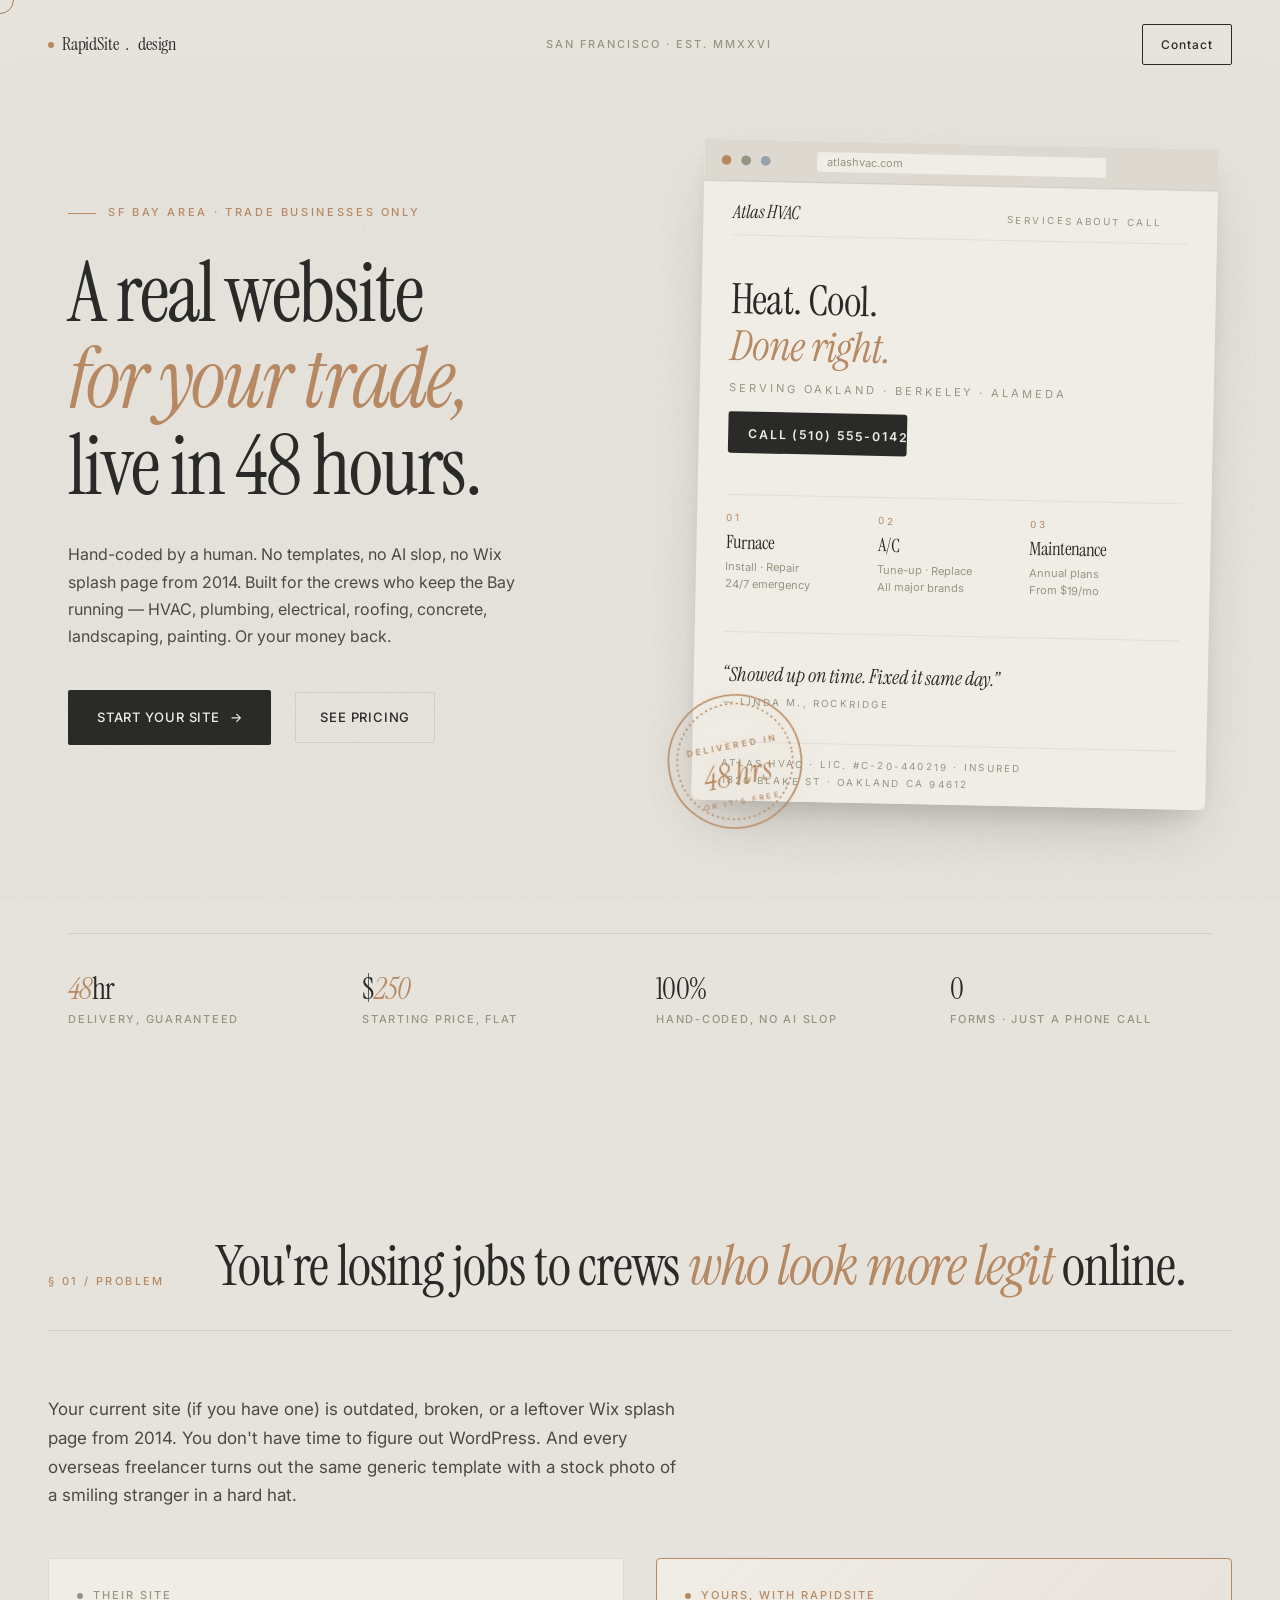
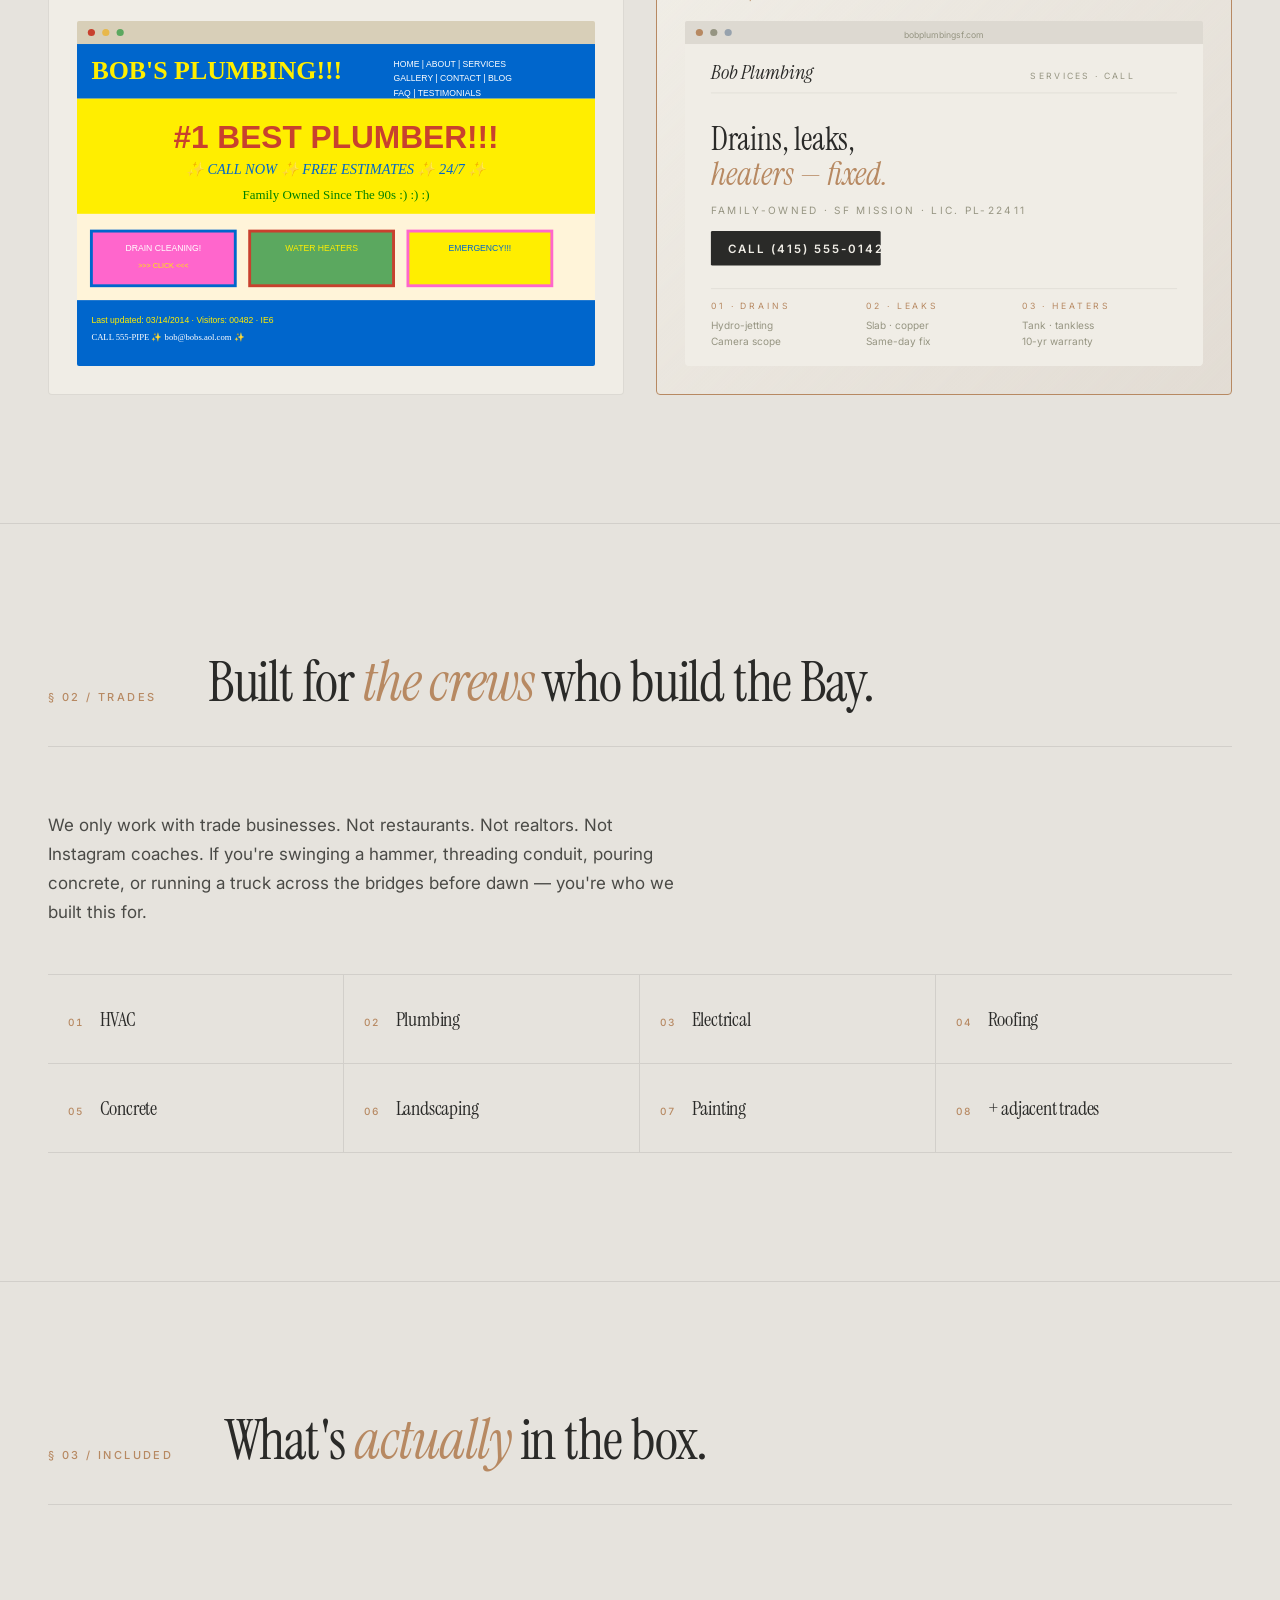
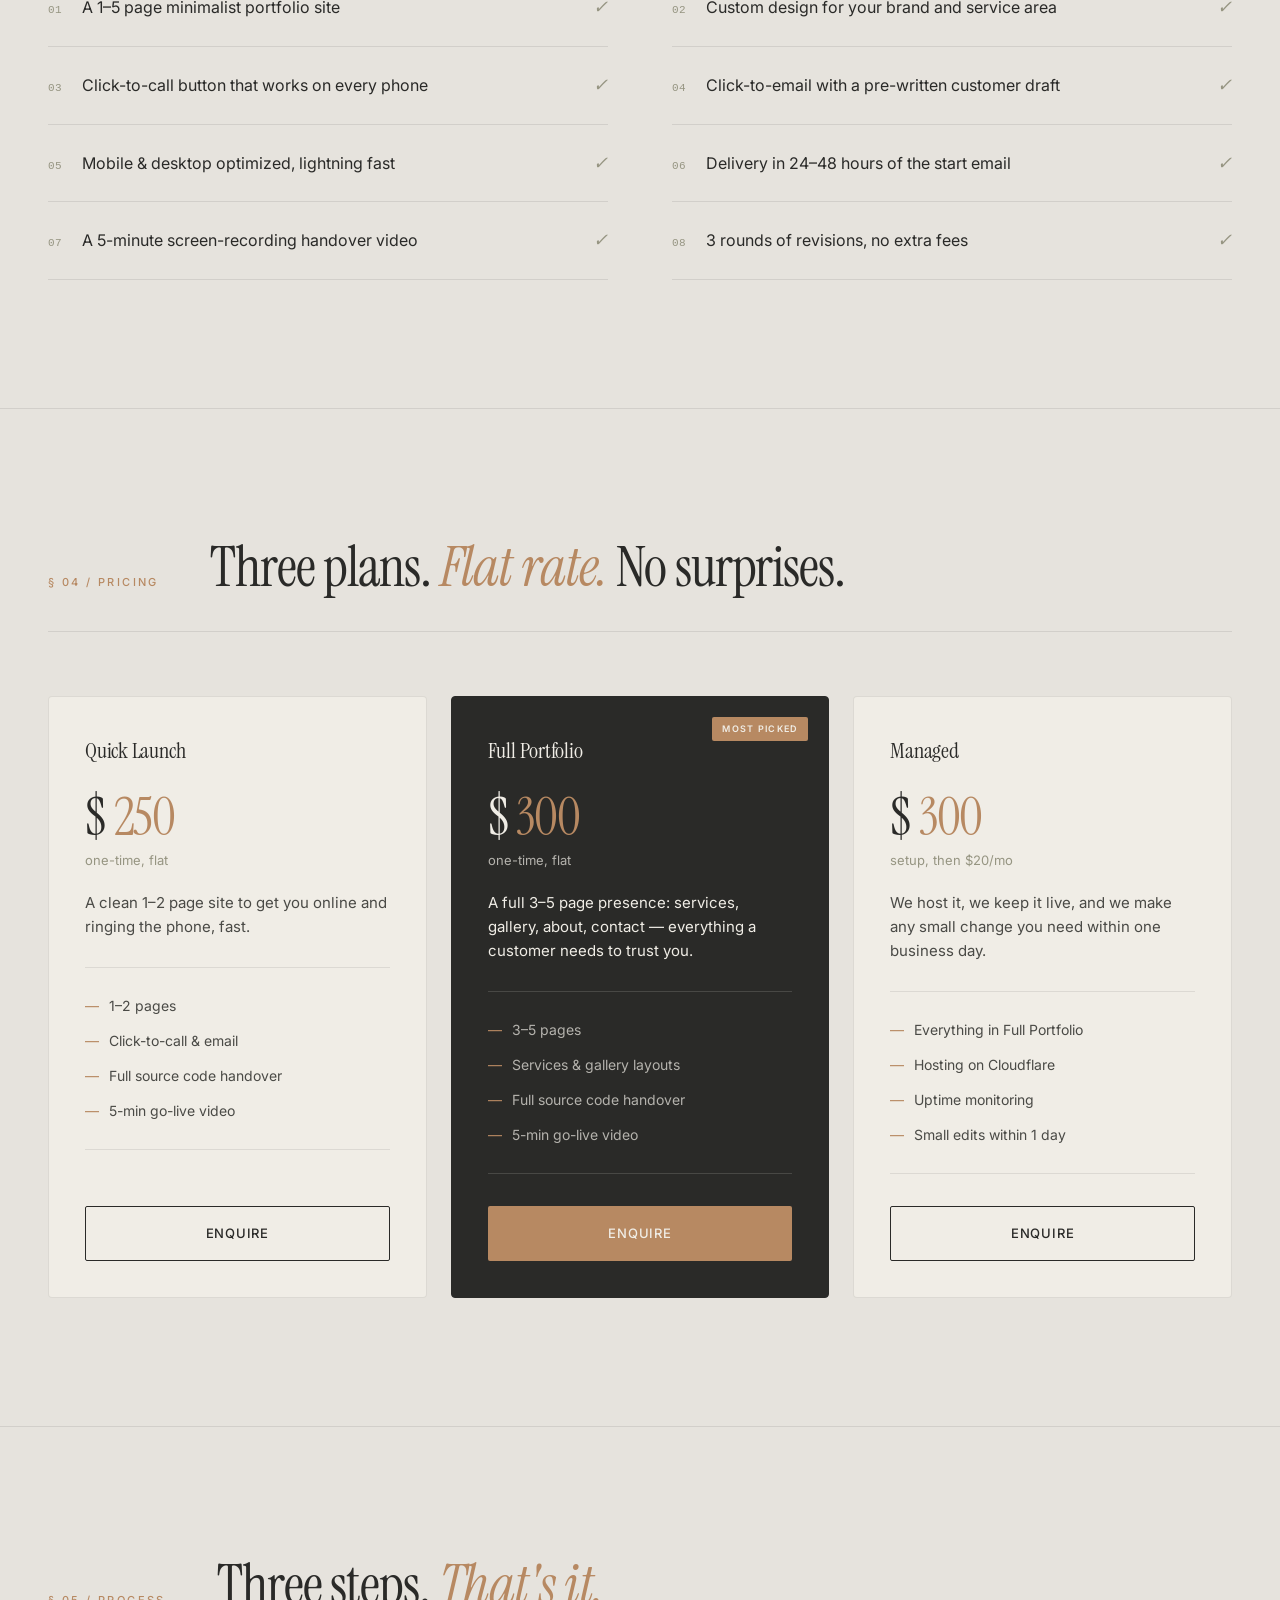
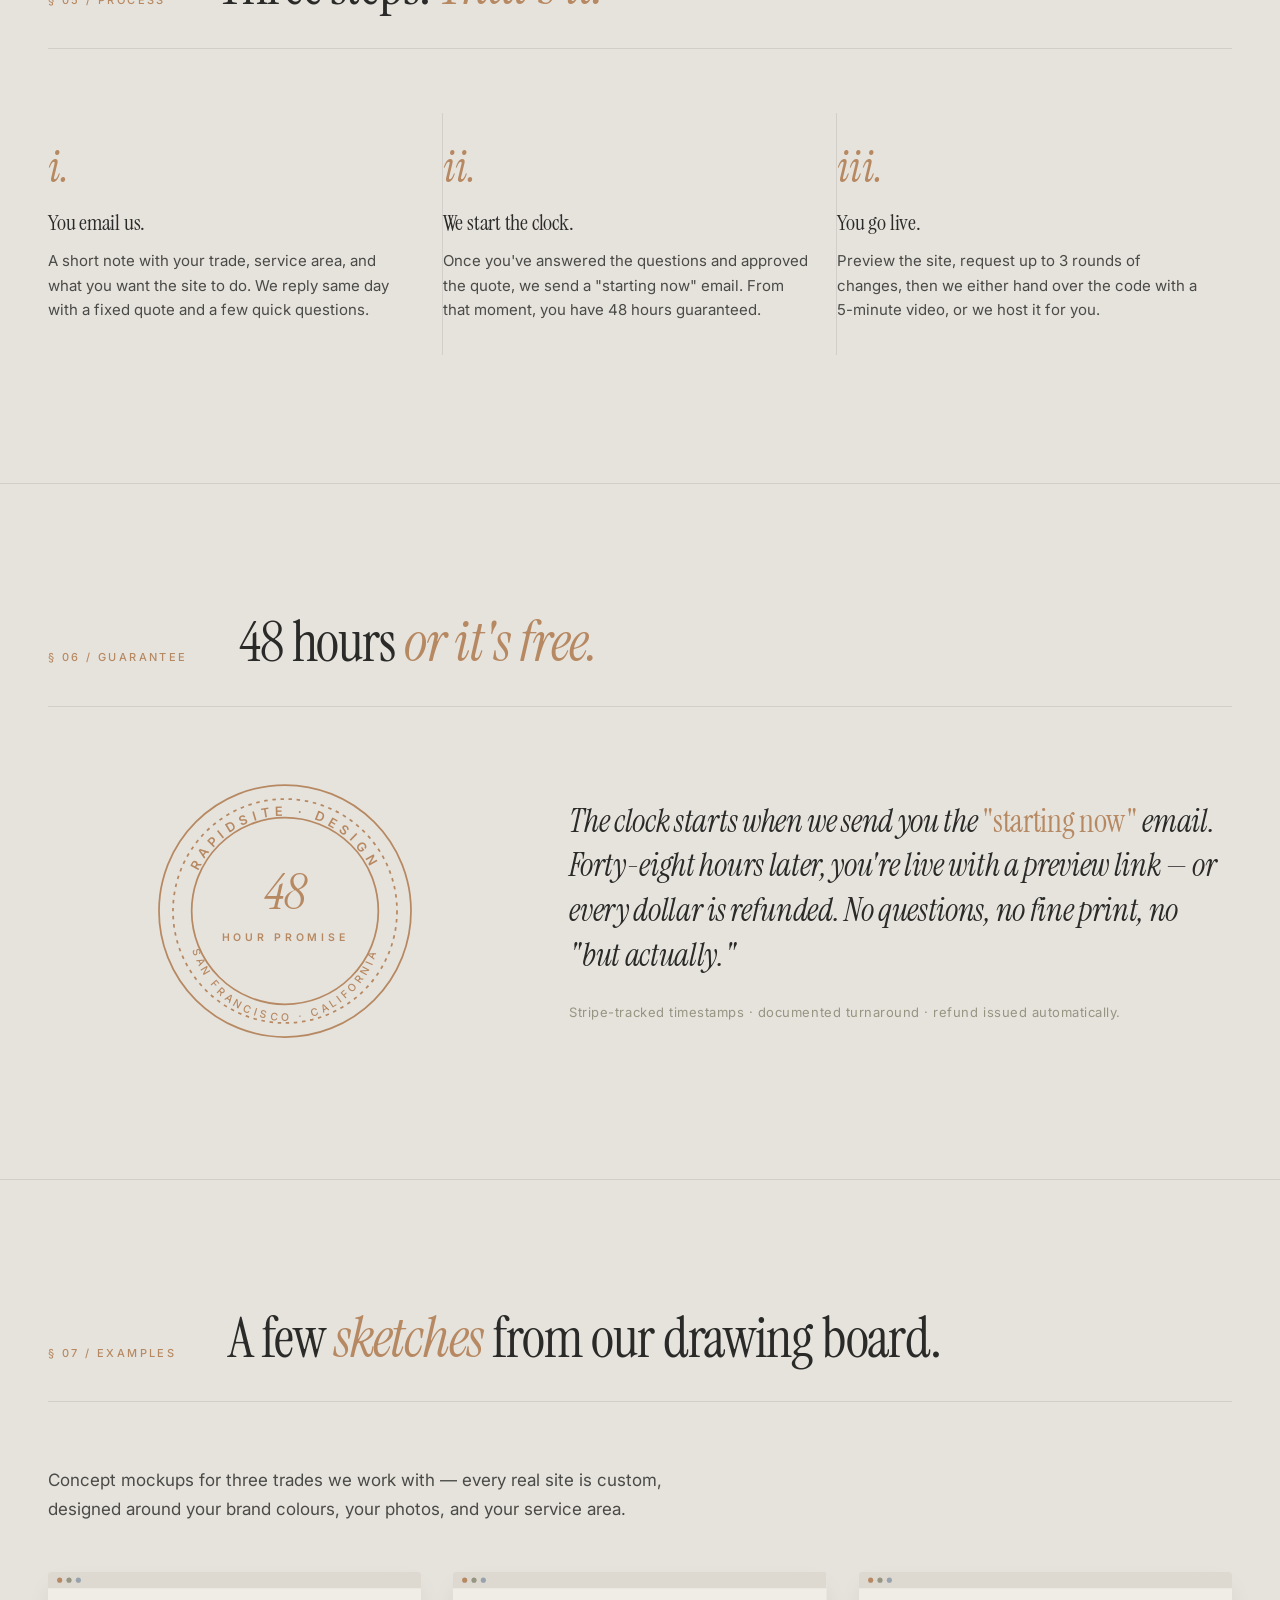
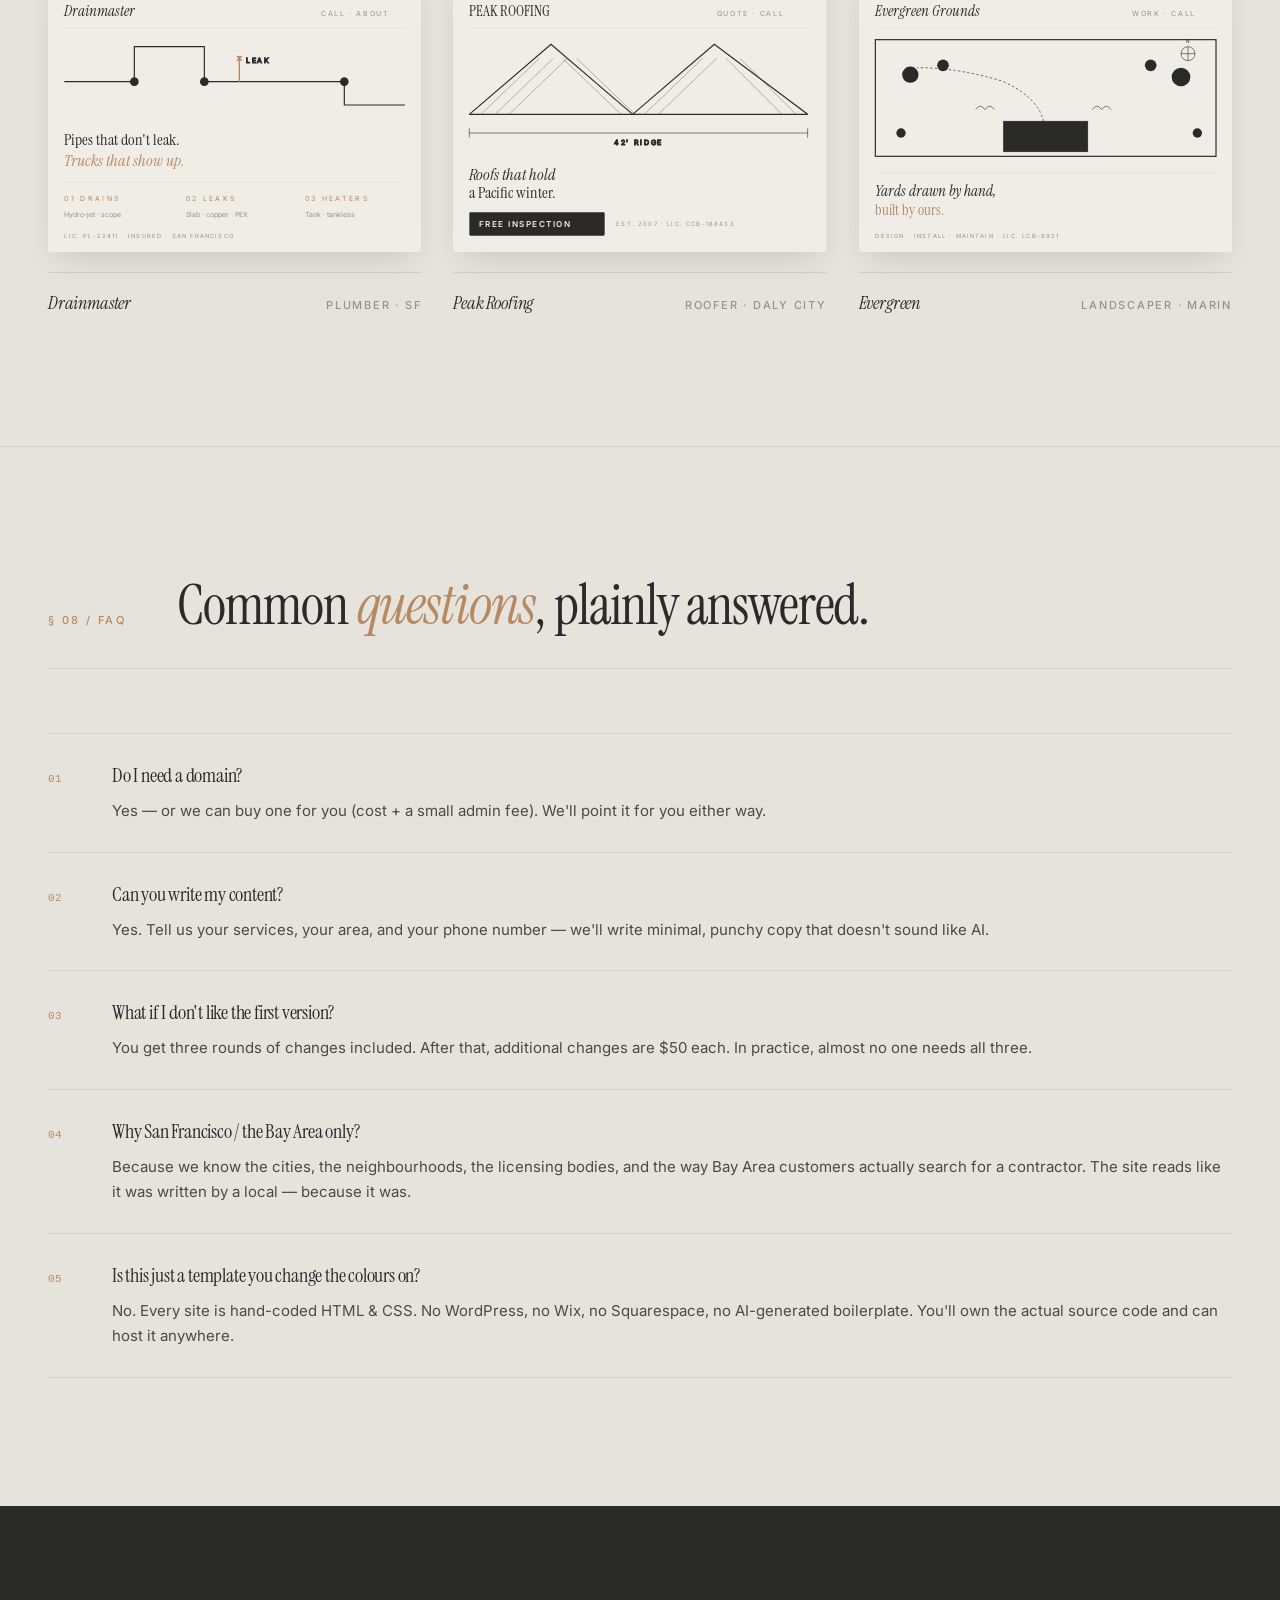
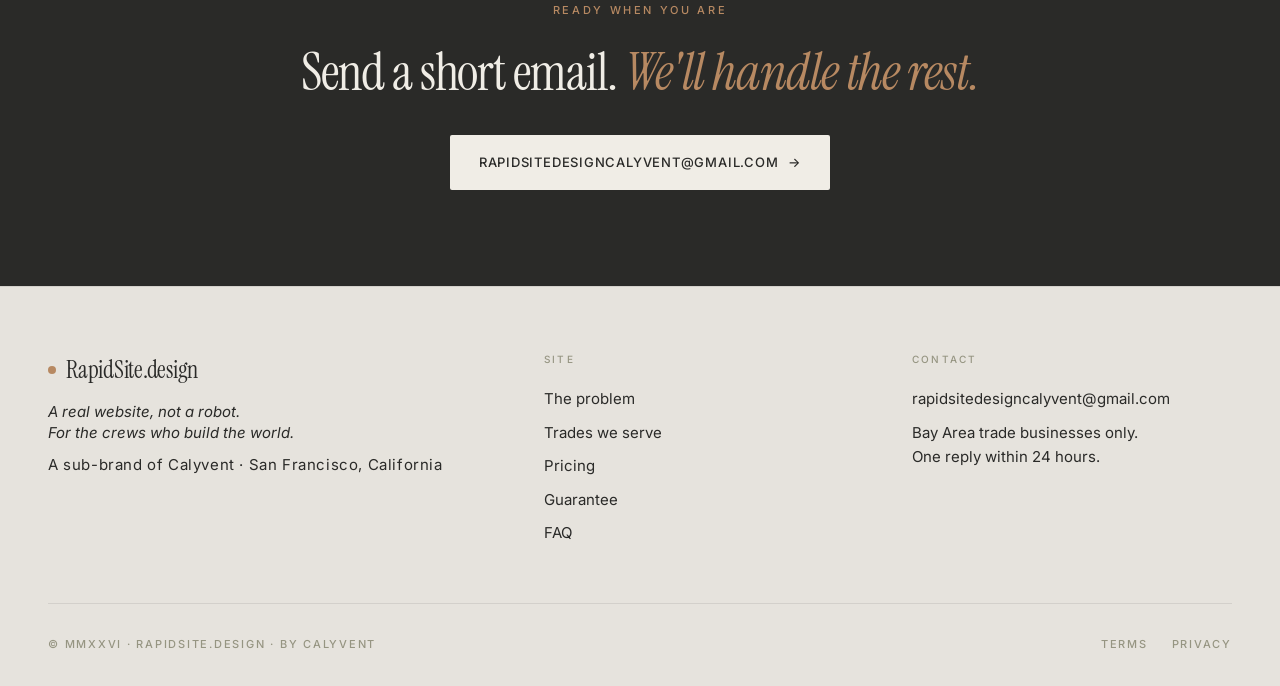
<file: index.html>
<!DOCTYPE html>
<html lang="en">
<head>
    <meta charset="UTF-8">
    <meta name="viewport" content="width=device-width, initial-scale=1.0">
    <title>RapidSite.design — Hand-coded websites for Bay Area trade businesses</title>
    <meta name="description" content="A real website for your trade business, hand-coded by a human, delivered in 48 hours — or it's free. Serving HVAC, plumbing, electrical, roofing, concrete, landscaping & painting crews across the San Francisco Bay Area.">
    <link rel="preconnect" href="https://fonts.googleapis.com">
    <link rel="preconnect" href="https://fonts.gstatic.com" crossorigin>
    <link href="https://fonts.googleapis.com/css2?family=Instrument+Serif:ital,wght@0,400;1,400&family=Inter:wght@400;500;600&display=swap" rel="stylesheet">
    <link rel="icon" type="image/svg+xml" href="data:image/svg+xml,%3Csvg xmlns='http://www.w3.org/2000/svg' viewBox='0 0 64 64'%3E%3Crect width='64' height='64' rx='8' fill='%23E6E3DD'/%3E%3Ccircle cx='32' cy='32' r='14' fill='none' stroke='%23B78962' stroke-width='2'/%3E%3Ccircle cx='32' cy='32' r='4' fill='%23B78962'/%3E%3C/svg%3E">
    <link rel="stylesheet" href="styles.css">
</head>
<body>

    <!-- Loader -->
    <div class="loader" aria-hidden="true">
        <div class="loader-mark">rapidsite<em>.</em></div>
        <div class="loader-rule"></div>
        <div class="loader-meta">
            <span>San Francisco, CA</span>
            <span class="loader-counter">000</span>
        </div>
    </div>

    <!-- Cursor -->
    <div class="cursor" aria-hidden="true"></div>

    <!-- Nav -->
    <nav class="nav">
        <a href="/" class="nav-brand">RapidSite<em>.</em>design</a>
        <span class="nav-meta">San Francisco · Est. MMXXVI</span>
        <a href="mailto:rapidsitedesigncalyvent@gmail.com?subject=New%20enquiry" class="nav-cta">Contact</a>
    </nav>

    <!-- Hero -->
    <section class="hero">
        <div class="hero-content">
            <div class="hero-eyebrow">SF Bay Area · Trade Businesses Only</div>
            <h1 class="hero-title">
                <span class="line">A real website</span>
                <span class="line"><em>for your trade,</em></span>
                <span class="line">live in 48 hours.</span>
            </h1>
            <p class="hero-subhead">Hand-coded by a human. No templates, no AI slop, no Wix splash page from 2014. Built for the crews who keep the Bay running — HVAC, plumbing, electrical, roofing, concrete, landscaping, painting. Or your money back.</p>
            <div class="hero-cta-row">
                <a href="mailto:rapidsitedesigncalyvent@gmail.com?subject=New%20enquiry%20from%20rapidsite.design&body=Hi%2C%0A%0AMy%20trade%3A%20%0AMy%20business%20name%3A%20%0ACity%20%2F%20service%20area%20(Bay%20Area)%3A%20%0AWebsite%20I%20have%20now%20(if%20any)%3A%20%0AWhat%20I%20want%20the%20site%20to%20do%3A%20%0A%0AThanks%2C%0A" class="btn btn-primary">
                    Start your site
                    <span class="btn-arrow">→</span>
                </a>
                <a href="#pricing" class="btn btn-ghost">See pricing</a>
            </div>
        </div>

        <div class="hero-visual">
            <!-- Atlas HVAC mockup, redrawn in warm palette -->
            <svg class="hero-mockup" viewBox="0 0 420 540" xmlns="http://www.w3.org/2000/svg" role="img" aria-label="Sample website for Atlas HVAC of Oakland">
                <!-- Browser chrome -->
                <rect x="0" y="0" width="420" height="540" rx="8" fill="#F0EDE6"/>
                <rect x="0" y="0" width="420" height="34" fill="#DDD9D1"/>
                <circle cx="18" cy="17" r="4" fill="#B78962"/>
                <circle cx="34" cy="17" r="4" fill="#969582"/>
                <circle cx="50" cy="17" r="4" fill="#97A2AD"/>
                <rect x="92" y="9" width="236" height="16" rx="2" fill="#F0EDE6"/>
                <text x="100" y="20" font-family="Inter,monospace" font-size="9" fill="#969582">atlashvac.com</text>
                <line x1="0" y1="34" x2="420" y2="34" stroke="#2A2A28" stroke-opacity="0.10" stroke-width="1"/>

                <!-- Site nav -->
                <text x="24" y="64" font-family="Instrument Serif,serif" font-size="15" fill="#2A2A28" font-style="italic">Atlas HVAC</text>
                <text x="248" y="64" font-family="Inter,sans-serif" font-size="8" fill="#969582" letter-spacing="2">SERVICES</text>
                <text x="304" y="64" font-family="Inter,sans-serif" font-size="8" fill="#969582" letter-spacing="2">ABOUT</text>
                <text x="346" y="64" font-family="Inter,sans-serif" font-size="8" fill="#969582" letter-spacing="2">CALL</text>
                <line x1="24" y1="78" x2="396" y2="78" stroke="#2A2A28" stroke-opacity="0.10" stroke-width="0.6"/>

                <!-- Headline -->
                <text x="24" y="142" font-family="Instrument Serif,serif" font-size="34" fill="#2A2A28" letter-spacing="-0.5">Heat. Cool.</text>
                <text x="24" y="180" font-family="Instrument Serif,serif" font-size="34" fill="#B78962" font-style="italic" letter-spacing="-0.5">Done right.</text>
                <text x="24" y="206" font-family="Inter,sans-serif" font-size="9" fill="#969582" letter-spacing="2.4">SERVING OAKLAND · BERKELEY · ALAMEDA</text>

                <!-- CTA button -->
                <rect x="24" y="222" width="146" height="34" rx="2" fill="#2A2A28"/>
                <text x="40" y="244" font-family="Inter,sans-serif" font-size="10" fill="#F0EDE6" font-weight="600" letter-spacing="1.6">CALL (510) 555-0142</text>

                <!-- Services grid -->
                <line x1="24" y1="290" x2="396" y2="290" stroke="#2A2A28" stroke-opacity="0.10" stroke-width="0.6"/>
                <text x="24" y="312" font-family="Inter,sans-serif" font-size="8" fill="#B78962" letter-spacing="2.4">01</text>
                <text x="24" y="334" font-family="Instrument Serif,serif" font-size="15" fill="#2A2A28">Furnace</text>
                <text x="24" y="352" font-family="Inter,sans-serif" font-size="9" fill="#969582">Install · Repair</text>
                <text x="24" y="366" font-family="Inter,sans-serif" font-size="9" fill="#969582">24/7 emergency</text>

                <text x="148" y="312" font-family="Inter,sans-serif" font-size="8" fill="#B78962" letter-spacing="2.4">02</text>
                <text x="148" y="334" font-family="Instrument Serif,serif" font-size="15" fill="#2A2A28">A/C</text>
                <text x="148" y="352" font-family="Inter,sans-serif" font-size="9" fill="#969582">Tune-up · Replace</text>
                <text x="148" y="366" font-family="Inter,sans-serif" font-size="9" fill="#969582">All major brands</text>

                <text x="272" y="312" font-family="Inter,sans-serif" font-size="8" fill="#B78962" letter-spacing="2.4">03</text>
                <text x="272" y="334" font-family="Instrument Serif,serif" font-size="15" fill="#2A2A28">Maintenance</text>
                <text x="272" y="352" font-family="Inter,sans-serif" font-size="9" fill="#969582">Annual plans</text>
                <text x="272" y="366" font-family="Inter,sans-serif" font-size="9" fill="#969582">From $19/mo</text>

                <!-- Testimonial -->
                <line x1="24" y1="402" x2="396" y2="402" stroke="#2A2A28" stroke-opacity="0.10" stroke-width="0.6"/>
                <text x="24" y="442" font-family="Instrument Serif,serif" font-size="16" fill="#2A2A28" font-style="italic">&#8220;Showed up on time. Fixed it same day.&#8221;</text>
                <text x="24" y="462" font-family="Inter,sans-serif" font-size="8" fill="#969582" letter-spacing="1.8">— LINDA M., ROCKRIDGE</text>

                <!-- Footer band -->
                <line x1="24" y1="492" x2="396" y2="492" stroke="#2A2A28" stroke-opacity="0.10" stroke-width="0.6"/>
                <text x="24" y="512" font-family="Inter,sans-serif" font-size="8" fill="#969582" letter-spacing="1.8">ATLAS HVAC · LIC. #C-20-440219 · INSURED</text>
                <text x="24" y="526" font-family="Inter,sans-serif" font-size="8" fill="#969582" letter-spacing="1.8">1820 BLAKE ST · OAKLAND CA 94612</text>
            </svg>

            <!-- 48-hour stamp -->
            <svg class="hero-stamp" viewBox="0 0 140 140" xmlns="http://www.w3.org/2000/svg" aria-hidden="true">
                <g fill="none" stroke="#B78962" stroke-width="1.5">
                    <circle cx="70" cy="70" r="62"/>
                    <circle cx="70" cy="70" r="54" stroke-dasharray="2 3"/>
                </g>
                <text x="70" y="58" text-anchor="middle" font-family="Inter,sans-serif" font-size="8" fill="#B78962" letter-spacing="2.8" font-weight="600">DELIVERED IN</text>
                <text x="70" y="92" text-anchor="middle" font-family="Instrument Serif,serif" font-size="30" fill="#B78962" font-style="italic">48 hrs</text>
                <text x="70" y="110" text-anchor="middle" font-family="Inter,sans-serif" font-size="7" fill="#B78962" letter-spacing="2.4" font-weight="500">OR IT'S FREE</text>
            </svg>
        </div>

        <!-- Rail stats -->
        <div class="hero-rail">
            <div class="rail-stat">
                <div class="rail-num"><em>48</em>hr</div>
                <div class="rail-label">Delivery, guaranteed</div>
            </div>
            <div class="rail-stat">
                <div class="rail-num">$<em>250</em></div>
                <div class="rail-label">Starting price, flat</div>
            </div>
            <div class="rail-stat">
                <div class="rail-num">100%</div>
                <div class="rail-label">Hand-coded, no AI slop</div>
            </div>
            <div class="rail-stat">
                <div class="rail-num">0</div>
                <div class="rail-label">Forms · just a phone call</div>
            </div>
        </div>
    </section>

    <!-- Problem -->
    <section class="section" id="why">
        <div class="section-inner">
            <header class="section-head">
                <span class="section-num">§ 01 / Problem</span>
                <h2 class="section-title">You're losing jobs to crews <em>who look more legit</em> online.</h2>
            </header>
            <p class="section-lede">Your current site (if you have one) is outdated, broken, or a leftover Wix splash page from 2014. You don't have time to figure out WordPress. And every overseas freelancer turns out the same generic template with a stock photo of a smiling stranger in a hard hat.</p>
            <div class="compare">
                <div class="compare-card">
                    <div class="compare-label">Their site</div>
                    <svg class="mockup" viewBox="0 0 360 240" xmlns="http://www.w3.org/2000/svg" role="img" aria-label="A typical bad contractor website">
                        <rect x="0" y="0" width="360" height="240" rx="3" fill="#FFF4D9"/>
                        <rect x="0" y="0" width="360" height="16" fill="#D8CFB8"/>
                        <circle cx="10" cy="8" r="2.5" fill="#C8412E"/>
                        <circle cx="20" cy="8" r="2.5" fill="#E8B84A"/>
                        <circle cx="30" cy="8" r="2.5" fill="#5BA85F"/>
                        <rect x="0" y="16" width="360" height="38" fill="#0066CC"/>
                        <text x="10" y="40" font-family="Comic Sans MS,cursive" font-size="18" fill="#FFEE00" font-weight="700">BOB'S PLUMBING!!!</text>
                        <text x="220" y="32" font-family="Arial,sans-serif" font-size="6" fill="#FFFFFF">HOME | ABOUT | SERVICES</text>
                        <text x="220" y="42" font-family="Arial,sans-serif" font-size="6" fill="#FFFFFF">GALLERY | CONTACT | BLOG</text>
                        <text x="220" y="52" font-family="Arial,sans-serif" font-size="6" fill="#FFFFFF">FAQ | TESTIMONIALS</text>
                        <rect x="0" y="54" width="360" height="80" fill="#FFEE00"/>
                        <text x="180" y="88" text-anchor="middle" font-family="Impact,sans-serif" font-size="22" fill="#C8412E" font-weight="900">#1 BEST PLUMBER!!!</text>
                        <text x="180" y="106" text-anchor="middle" font-family="Times,serif" font-size="10" fill="#0066CC" font-style="italic">✨ CALL NOW ✨ FREE ESTIMATES ✨ 24/7 ✨</text>
                        <text x="180" y="124" text-anchor="middle" font-family="Comic Sans MS,cursive" font-size="9" fill="#008000">Family Owned Since The 90s :) :) :)</text>
                        <rect x="10" y="146" width="100" height="38" fill="#FF66CC" stroke="#0066CC" stroke-width="2"/>
                        <text x="60" y="160" text-anchor="middle" font-family="Arial Black,sans-serif" font-size="6" fill="#FFFFFF">DRAIN CLEANING!</text>
                        <text x="60" y="172" text-anchor="middle" font-family="Arial,sans-serif" font-size="5" fill="#FFEE00">&gt;&gt;&gt; CLICK &lt;&lt;&lt;</text>
                        <rect x="120" y="146" width="100" height="38" fill="#5BA85F" stroke="#C8412E" stroke-width="2"/>
                        <text x="170" y="160" text-anchor="middle" font-family="Arial Black,sans-serif" font-size="6" fill="#FFEE00">WATER HEATERS</text>
                        <rect x="230" y="146" width="100" height="38" fill="#FFEE00" stroke="#FF66CC" stroke-width="2"/>
                        <text x="280" y="160" text-anchor="middle" font-family="Arial Black,sans-serif" font-size="6" fill="#0066CC">EMERGENCY!!!</text>
                        <rect x="0" y="194" width="360" height="46" fill="#0066CC"/>
                        <text x="10" y="210" font-family="Arial,sans-serif" font-size="6" fill="#FFEE00">Last updated: 03/14/2014 · Visitors: 00482 · IE6</text>
                        <text x="10" y="222" font-family="Comic Sans MS,cursive" font-size="6" fill="#FFFFFF">CALL 555-PIPE ✨ bob@bobs.aol.com ✨</text>
                    </svg>
                </div>
                <div class="compare-card good">
                    <div class="compare-label">Yours, with RapidSite</div>
                    <svg class="mockup" viewBox="0 0 360 240" xmlns="http://www.w3.org/2000/svg" role="img" aria-label="The same business redone properly">
                        <rect x="0" y="0" width="360" height="240" rx="3" fill="#F0EDE6"/>
                        <rect x="0" y="0" width="360" height="16" fill="#DDD9D1"/>
                        <circle cx="10" cy="8" r="2.5" fill="#B78962"/>
                        <circle cx="20" cy="8" r="2.5" fill="#969582"/>
                        <circle cx="30" cy="8" r="2.5" fill="#97A2AD"/>
                        <text x="180" y="12" text-anchor="middle" font-family="Inter,monospace" font-size="6" fill="#969582">bobplumbingsf.com</text>
                        <text x="18" y="40" font-family="Instrument Serif,serif" font-size="14" fill="#2A2A28" font-style="italic">Bob Plumbing</text>
                        <text x="240" y="40" font-family="Inter,sans-serif" font-size="6" fill="#969582" letter-spacing="1.6">SERVICES · CALL</text>
                        <line x1="18" y1="50" x2="342" y2="50" stroke="#2A2A28" stroke-opacity="0.10" stroke-width="0.5"/>
                        <text x="18" y="90" font-family="Instrument Serif,serif" font-size="22" fill="#2A2A28">Drains, leaks,</text>
                        <text x="18" y="114" font-family="Instrument Serif,serif" font-size="22" fill="#B78962" font-style="italic">heaters — fixed.</text>
                        <text x="18" y="134" font-family="Inter,sans-serif" font-size="7" fill="#969582" letter-spacing="1.6">FAMILY-OWNED · SF MISSION · LIC. PL-22411</text>
                        <rect x="18" y="146" width="118" height="24" rx="1" fill="#2A2A28"/>
                        <text x="30" y="161" font-family="Inter,sans-serif" font-size="8" fill="#F0EDE6" font-weight="600" letter-spacing="1.4">CALL (415) 555-0142</text>
                        <line x1="18" y1="186" x2="342" y2="186" stroke="#2A2A28" stroke-opacity="0.10" stroke-width="0.5"/>
                        <text x="18" y="200" font-family="Inter,sans-serif" font-size="6" fill="#B78962" letter-spacing="2">01 · DRAINS</text>
                        <text x="18" y="214" font-family="Inter,sans-serif" font-size="7" fill="#969582">Hydro-jetting</text>
                        <text x="18" y="225" font-family="Inter,sans-serif" font-size="7" fill="#969582">Camera scope</text>
                        <text x="126" y="200" font-family="Inter,sans-serif" font-size="6" fill="#B78962" letter-spacing="2">02 · LEAKS</text>
                        <text x="126" y="214" font-family="Inter,sans-serif" font-size="7" fill="#969582">Slab · copper</text>
                        <text x="126" y="225" font-family="Inter,sans-serif" font-size="7" fill="#969582">Same-day fix</text>
                        <text x="234" y="200" font-family="Inter,sans-serif" font-size="6" fill="#B78962" letter-spacing="2">03 · HEATERS</text>
                        <text x="234" y="214" font-family="Inter,sans-serif" font-size="7" fill="#969582">Tank · tankless</text>
                        <text x="234" y="225" font-family="Inter,sans-serif" font-size="7" fill="#969582">10-yr warranty</text>
                    </svg>
                </div>
            </div>
        </div>
    </section>

    <!-- Niches -->
    <section class="section" id="trades">
        <div class="section-inner">
            <header class="section-head">
                <span class="section-num">§ 02 / Trades</span>
                <h2 class="section-title">Built for <em>the crews</em> who build the Bay.</h2>
            </header>
            <p class="section-lede">We only work with trade businesses. Not restaurants. Not realtors. Not Instagram coaches. If you're swinging a hammer, threading conduit, pouring concrete, or running a truck across the bridges before dawn — you're who we built this for.</p>
            <div class="niches">
                <div class="niche"><span class="niche-num">01</span><span class="niche-name">HVAC</span></div>
                <div class="niche"><span class="niche-num">02</span><span class="niche-name">Plumbing</span></div>
                <div class="niche"><span class="niche-num">03</span><span class="niche-name">Electrical</span></div>
                <div class="niche"><span class="niche-num">04</span><span class="niche-name">Roofing</span></div>
                <div class="niche"><span class="niche-num">05</span><span class="niche-name">Concrete</span></div>
                <div class="niche"><span class="niche-num">06</span><span class="niche-name">Landscaping</span></div>
                <div class="niche"><span class="niche-num">07</span><span class="niche-name">Painting</span></div>
                <div class="niche"><span class="niche-num">08</span><span class="niche-name">+ adjacent trades</span></div>
            </div>
        </div>
    </section>

    <!-- Included -->
    <section class="section" id="included">
        <div class="section-inner">
            <header class="section-head">
                <span class="section-num">§ 03 / Included</span>
                <h2 class="section-title">What's <em>actually</em> in the box.</h2>
            </header>
            <div class="included">
                <div class="included-item"><span class="included-num">01</span><span class="included-text">A 1–5 page minimalist portfolio site</span><span class="included-tick">✓</span></div>
                <div class="included-item"><span class="included-num">02</span><span class="included-text">Custom design for your brand and service area</span><span class="included-tick">✓</span></div>
                <div class="included-item"><span class="included-num">03</span><span class="included-text">Click-to-call button that works on every phone</span><span class="included-tick">✓</span></div>
                <div class="included-item"><span class="included-num">04</span><span class="included-text">Click-to-email with a pre-written customer draft</span><span class="included-tick">✓</span></div>
                <div class="included-item"><span class="included-num">05</span><span class="included-text">Mobile &amp; desktop optimized, lightning fast</span><span class="included-tick">✓</span></div>
                <div class="included-item"><span class="included-num">06</span><span class="included-text">Delivery in 24–48 hours of the start email</span><span class="included-tick">✓</span></div>
                <div class="included-item"><span class="included-num">07</span><span class="included-text">A 5-minute screen-recording handover video</span><span class="included-tick">✓</span></div>
                <div class="included-item"><span class="included-num">08</span><span class="included-text">3 rounds of revisions, no extra fees</span><span class="included-tick">✓</span></div>
            </div>
        </div>
    </section>

    <!-- Pricing -->
    <section class="section" id="pricing">
        <div class="section-inner">
            <header class="section-head">
                <span class="section-num">§ 04 / Pricing</span>
                <h2 class="section-title">Three plans. <em>Flat rate.</em> No surprises.</h2>
            </header>
            <div class="pricing">

                <article class="plan">
                    <h3 class="plan-name">Quick Launch</h3>
                    <div class="plan-price">$<em>250</em></div>
                    <div class="plan-period">one-time, flat</div>
                    <p class="plan-desc">A clean 1–2 page site to get you online and ringing the phone, fast.</p>
                    <ul class="plan-features">
                        <li>1–2 pages</li>
                        <li>Click-to-call &amp; email</li>
                        <li>Full source code handover</li>
                        <li>5-min go-live video</li>
                    </ul>
                    <a href="mailto:rapidsitedesigncalyvent@gmail.com?subject=Quick%20Launch%20enquiry%20(%24250)&body=Hi%2C%0A%0AI%E2%80%99d%20like%20a%20Quick%20Launch%20site.%0A%0AMy%20trade%3A%20%0AMy%20business%20name%3A%20%0ACity%20%2F%20Bay%20Area%20service%20area%3A%20%0APhone%20I%20want%20on%20the%20site%3A%20%0A2%E2%80%934%20services%20I%20offer%3A%20%0A%0AThanks%2C%0A" class="btn plan-cta">Enquire</a>
                </article>

                <article class="plan featured">
                    <div class="plan-badge">Most picked</div>
                    <h3 class="plan-name">Full Portfolio</h3>
                    <div class="plan-price">$<em>300</em></div>
                    <div class="plan-period">one-time, flat</div>
                    <p class="plan-desc">A full 3–5 page presence: services, gallery, about, contact — everything a customer needs to trust you.</p>
                    <ul class="plan-features">
                        <li>3–5 pages</li>
                        <li>Services &amp; gallery layouts</li>
                        <li>Full source code handover</li>
                        <li>5-min go-live video</li>
                    </ul>
                    <a href="mailto:rapidsitedesigncalyvent@gmail.com?subject=Full%20Portfolio%20enquiry%20(%24300)&body=Hi%2C%0A%0AI%E2%80%99d%20like%20a%20Full%20Portfolio%20site.%0A%0AMy%20trade%3A%20%0AMy%20business%20name%3A%20%0ACity%20%2F%20Bay%20Area%20service%20area%3A%20%0APhone%20I%20want%20on%20the%20site%3A%20%0AServices%20I%20offer%3A%20%0AAnything%20special%20you%20want%20on%20the%20site%3A%20%0A%0AThanks%2C%0A" class="btn plan-cta">Enquire</a>
                </article>

                <article class="plan">
                    <h3 class="plan-name">Managed</h3>
                    <div class="plan-price">$<em>300</em></div>
                    <div class="plan-period">setup, then $20/mo</div>
                    <p class="plan-desc">We host it, we keep it live, and we make any small change you need within one business day.</p>
                    <ul class="plan-features">
                        <li>Everything in Full Portfolio</li>
                        <li>Hosting on Cloudflare</li>
                        <li>Uptime monitoring</li>
                        <li>Small edits within 1 day</li>
                    </ul>
                    <a href="mailto:rapidsitedesigncalyvent@gmail.com?subject=Managed%20Hosting%20enquiry%20(%24300%20%2B%20%2420%2Fmo)&body=Hi%2C%0A%0AI%E2%80%99d%20like%20managed%20hosting.%0A%0AMy%20trade%3A%20%0AMy%20business%20name%3A%20%0ACity%20%2F%20Bay%20Area%20service%20area%3A%20%0APhone%20I%20want%20on%20the%20site%3A%20%0ADo%20you%20already%20own%20the%20domain%3F%3A%20%0A%0AThanks%2C%0A" class="btn plan-cta">Enquire</a>
                </article>

            </div>
        </div>
    </section>

    <!-- How it works -->
    <section class="section" id="how">
        <div class="section-inner">
            <header class="section-head">
                <span class="section-num">§ 05 / Process</span>
                <h2 class="section-title">Three steps. <em>That's it.</em></h2>
            </header>
            <div class="steps">
                <div class="step">
                    <div class="step-num">i.</div>
                    <h3 class="step-title">You email us.</h3>
                    <p class="step-body">A short note with your trade, service area, and what you want the site to do. We reply same day with a fixed quote and a few quick questions.</p>
                </div>
                <div class="step">
                    <div class="step-num">ii.</div>
                    <h3 class="step-title">We start the clock.</h3>
                    <p class="step-body">Once you've answered the questions and approved the quote, we send a "starting now" email. From that moment, you have 48 hours guaranteed.</p>
                </div>
                <div class="step">
                    <div class="step-num">iii.</div>
                    <h3 class="step-title">You go live.</h3>
                    <p class="step-body">Preview the site, request up to 3 rounds of changes, then we either hand over the code with a 5-minute video, or we host it for you.</p>
                </div>
            </div>
        </div>
    </section>

    <!-- Guarantee -->
    <section class="section" id="guarantee">
        <div class="section-inner">
            <header class="section-head">
                <span class="section-num">§ 06 / Guarantee</span>
                <h2 class="section-title">48 hours <em>or it's free.</em></h2>
            </header>
            <div class="guarantee">
                <svg class="guarantee-stamp" viewBox="0 0 240 240" xmlns="http://www.w3.org/2000/svg" aria-hidden="true">
                    <g fill="none" stroke="#B78962" stroke-width="1.5">
                        <circle cx="120" cy="120" r="108"/>
                        <circle cx="120" cy="120" r="96" stroke-dasharray="3 4"/>
                        <circle cx="120" cy="120" r="80"/>
                    </g>
                    <path id="arc-top" d="M 38 120 A 82 82 0 0 1 202 120" fill="none"/>
                    <path id="arc-bot" d="M 38 132 A 82 82 0 0 0 202 132" fill="none"/>
                    <text font-family="Inter,sans-serif" font-size="11" fill="#B78962" letter-spacing="4.4" font-weight="600">
                        <textPath href="#arc-top" startOffset="50%" text-anchor="middle">RAPIDSITE · DESIGN</textPath>
                    </text>
                    <text font-family="Inter,sans-serif" font-size="9" fill="#B78962" letter-spacing="3" font-weight="500">
                        <textPath href="#arc-bot" startOffset="50%" text-anchor="middle">SAN FRANCISCO · CALIFORNIA</textPath>
                    </text>
                    <text x="120" y="118" text-anchor="middle" font-family="Instrument Serif,serif" font-style="italic" font-size="44" fill="#B78962">48</text>
                    <text x="120" y="146" text-anchor="middle" font-family="Inter,sans-serif" font-size="9" fill="#B78962" letter-spacing="3.2" font-weight="600">HOUR PROMISE</text>
                </svg>
                <div>
                    <p class="guarantee-text">The clock starts when we send you the <strong>"starting now"</strong> email. Forty-eight hours later, you're live with a preview link — or every dollar is refunded. No questions, no fine print, no "but actually."</p>
                    <p class="guarantee-foot">Stripe-tracked timestamps · documented turnaround · refund issued automatically.</p>
                </div>
            </div>
        </div>
    </section>

    <!-- Examples -->
    <section class="section" id="examples">
        <div class="section-inner">
            <header class="section-head">
                <span class="section-num">§ 07 / Examples</span>
                <h2 class="section-title">A few <em>sketches</em> from our drawing board.</h2>
            </header>
            <p class="section-lede">Concept mockups for three trades we work with — every real site is custom, designed around your brand colours, your photos, and your service area.</p>
            <div class="examples">

                <article class="example">
                    <svg class="mockup" viewBox="0 0 320 240" xmlns="http://www.w3.org/2000/svg" role="img" aria-label="Plumber example">
                        <rect x="0" y="0" width="320" height="240" rx="3" fill="#F0EDE6"/>
                        <rect x="0" y="0" width="320" height="14" fill="#DDD9D1"/>
                        <circle cx="10" cy="7" r="2.2" fill="#B78962"/>
                        <circle cx="18" cy="7" r="2.2" fill="#969582"/>
                        <circle cx="26" cy="7" r="2.2" fill="#97A2AD"/>
                        <text x="14" y="38" font-family="Instrument Serif,serif" font-size="13" fill="#2A2A28" font-style="italic">Drainmaster</text>
                        <text x="234" y="38" font-family="Inter,sans-serif" font-size="6" fill="#969582" letter-spacing="1.4">CALL · ABOUT</text>
                        <line x1="14" y1="48" x2="306" y2="48" stroke="#2A2A28" stroke-opacity="0.10" stroke-width="0.5"/>
                        <g transform="translate(14 64)" stroke="#2A2A28" fill="none" stroke-width="1">
                            <path d="M0 30 L60 30 L60 0 L120 0 L120 30 L240 30 L240 50 L292 50"/>
                            <circle cx="60" cy="30" r="3.2" fill="#2A2A28"/>
                            <circle cx="120" cy="30" r="3.2" fill="#2A2A28"/>
                            <circle cx="240" cy="30" r="3.2" fill="#2A2A28"/>
                            <path d="M150 30 L150 8 M148 12 L152 8 M148 8 L152 12" stroke="#B78962" stroke-width="1.2"/>
                            <text x="156" y="14" font-family="Inter,sans-serif" font-size="6" fill="#B78962" letter-spacing="1.2">LEAK</text>
                        </g>
                        <text x="14" y="148" font-family="Instrument Serif,serif" font-size="14" fill="#2A2A28">Pipes that don't leak.</text>
                        <text x="14" y="166" font-family="Instrument Serif,serif" font-size="14" fill="#B78962" font-style="italic">Trucks that show up.</text>
                        <line x1="14" y1="180" x2="306" y2="180" stroke="#2A2A28" stroke-opacity="0.10" stroke-width="0.5"/>
                        <text x="14" y="196" font-family="Inter,sans-serif" font-size="6" fill="#B78962" letter-spacing="2">01 DRAINS</text>
                        <text x="14" y="210" font-family="Inter,sans-serif" font-size="6" fill="#969582">Hydro-jet · scope</text>
                        <text x="118" y="196" font-family="Inter,sans-serif" font-size="6" fill="#B78962" letter-spacing="2">02 LEAKS</text>
                        <text x="118" y="210" font-family="Inter,sans-serif" font-size="6" fill="#969582">Slab · copper · PEX</text>
                        <text x="220" y="196" font-family="Inter,sans-serif" font-size="6" fill="#B78962" letter-spacing="2">03 HEATERS</text>
                        <text x="220" y="210" font-family="Inter,sans-serif" font-size="6" fill="#969582">Tank · tankless</text>
                        <text x="14" y="228" font-family="Inter,monospace" font-size="5" fill="#969582" letter-spacing="1">LIC. PL-22411 · INSURED · SAN FRANCISCO</text>
                    </svg>
                    <div class="example-meta">
                        <div class="example-name">Drainmaster</div>
                        <div class="example-trade">Plumber · SF</div>
                    </div>
                </article>

                <article class="example">
                    <svg class="mockup" viewBox="0 0 320 240" xmlns="http://www.w3.org/2000/svg" role="img" aria-label="Roofer example">
                        <rect x="0" y="0" width="320" height="240" rx="3" fill="#F0EDE6"/>
                        <rect x="0" y="0" width="320" height="14" fill="#DDD9D1"/>
                        <circle cx="10" cy="7" r="2.2" fill="#B78962"/>
                        <circle cx="18" cy="7" r="2.2" fill="#969582"/>
                        <circle cx="26" cy="7" r="2.2" fill="#97A2AD"/>
                        <text x="14" y="38" font-family="Instrument Serif,serif" font-size="13" fill="#2A2A28">PEAK&#160;ROOFING</text>
                        <text x="226" y="38" font-family="Inter,sans-serif" font-size="6" fill="#969582" letter-spacing="1.4">QUOTE · CALL</text>
                        <line x1="14" y1="48" x2="306" y2="48" stroke="#2A2A28" stroke-opacity="0.10" stroke-width="0.5"/>
                        <g transform="translate(14 62)" stroke="#2A2A28" fill="none" stroke-width="1">
                            <path d="M0 60 L70 0 L140 60 L210 0 L290 60"/>
                            <path d="M0 60 L290 60"/>
                            <g stroke-width="0.5" opacity="0.55">
                                <path d="M10 60 L60 12"/><path d="M22 60 L72 12"/><path d="M34 60 L84 12"/>
                                <path d="M80 12 L130 60"/><path d="M92 12 L142 60"/>
                                <path d="M150 60 L200 12"/><path d="M162 60 L212 12"/>
                                <path d="M220 12 L268 60"/><path d="M232 12 L280 60"/>
                            </g>
                            <path d="M0 76 L290 76" stroke-width="0.5"/>
                            <path d="M0 72 L0 80 M290 72 L290 80" stroke-width="0.5"/>
                            <text x="145" y="86" text-anchor="middle" font-family="Inter,sans-serif" font-size="6" fill="#969582" letter-spacing="1.4">42' RIDGE</text>
                        </g>
                        <text x="14" y="178" font-family="Instrument Serif,serif" font-size="14" fill="#2A2A28" font-style="italic">Roofs that hold</text>
                        <text x="14" y="194" font-family="Instrument Serif,serif" font-size="14" fill="#2A2A28">a Pacific winter.</text>
                        <rect x="14" y="206" width="116" height="20" rx="1" fill="#2A2A28"/>
                        <text x="22" y="219" font-family="Inter,sans-serif" font-size="7" fill="#F0EDE6" font-weight="600" letter-spacing="1.3">FREE INSPECTION</text>
                        <text x="140" y="218" font-family="Inter,monospace" font-size="5" fill="#969582" letter-spacing="1">EST. 2007 · LIC. CCB-188433</text>
                    </svg>
                    <div class="example-meta">
                        <div class="example-name">Peak Roofing</div>
                        <div class="example-trade">Roofer · Daly City</div>
                    </div>
                </article>

                <article class="example">
                    <svg class="mockup" viewBox="0 0 320 240" xmlns="http://www.w3.org/2000/svg" role="img" aria-label="Landscaper example">
                        <rect x="0" y="0" width="320" height="240" rx="3" fill="#F0EDE6"/>
                        <rect x="0" y="0" width="320" height="14" fill="#DDD9D1"/>
                        <circle cx="10" cy="7" r="2.2" fill="#B78962"/>
                        <circle cx="18" cy="7" r="2.2" fill="#969582"/>
                        <circle cx="26" cy="7" r="2.2" fill="#97A2AD"/>
                        <text x="14" y="38" font-family="Instrument Serif,serif" font-size="13" fill="#2A2A28" font-style="italic">Evergreen Grounds</text>
                        <text x="234" y="38" font-family="Inter,sans-serif" font-size="6" fill="#969582" letter-spacing="1.4">WORK · CALL</text>
                        <line x1="14" y1="48" x2="306" y2="48" stroke="#2A2A28" stroke-opacity="0.10" stroke-width="0.5"/>
                        <g transform="translate(14 58)" stroke="#2A2A28" fill="none" stroke-width="0.7">
                            <rect x="0" y="0" width="292" height="100" stroke-width="1"/>
                            <rect x="110" y="70" width="72" height="26" fill="#2A2A28"/>
                            <path d="M144 70 Q140 50 110 36 Q72 24 36 24" stroke-width="0.6" stroke-dasharray="2 2"/>
                            <g fill="#2A2A28" stroke="none">
                                <circle cx="30" cy="30" r="7"/>
                                <circle cx="58" cy="22" r="5"/>
                                <circle cx="262" cy="32" r="8"/>
                                <circle cx="236" cy="22" r="5"/>
                                <circle cx="22" cy="80" r="4"/>
                                <circle cx="276" cy="80" r="4"/>
                            </g>
                            <g stroke-width="0.5">
                                <path d="M86 60 q4 -6 8 0 q4 -6 8 0"/>
                                <path d="M186 60 q4 -6 8 0 q4 -6 8 0"/>
                            </g>
                            <g transform="translate(268 12)" stroke-width="0.5">
                                <circle cx="0" cy="0" r="6"/>
                                <path d="M0 -6 L0 6 M-6 0 L6 0"/>
                                <text x="0" y="-9" text-anchor="middle" font-family="Inter,sans-serif" font-size="4" fill="#2A2A28" stroke="none">N</text>
                            </g>
                        </g>
                        <line x1="14" y1="172" x2="306" y2="172" stroke="#2A2A28" stroke-opacity="0.10" stroke-width="0.5"/>
                        <text x="14" y="192" font-family="Instrument Serif,serif" font-size="13" fill="#2A2A28" font-style="italic">Yards drawn by hand,</text>
                        <text x="14" y="208" font-family="Instrument Serif,serif" font-size="13" fill="#B78962">built by ours.</text>
                        <text x="14" y="228" font-family="Inter,monospace" font-size="5" fill="#969582" letter-spacing="1">DESIGN · INSTALL · MAINTAIN · LIC. LCB-9921</text>
                    </svg>
                    <div class="example-meta">
                        <div class="example-name">Evergreen</div>
                        <div class="example-trade">Landscaper · Marin</div>
                    </div>
                </article>

            </div>
        </div>
    </section>

    <!-- FAQ -->
    <section class="section" id="faq">
        <div class="section-inner">
            <header class="section-head">
                <span class="section-num">§ 08 / FAQ</span>
                <h2 class="section-title">Common <em>questions</em>, plainly answered.</h2>
            </header>
            <div class="faq-list">
                <div class="faq">
                    <span class="faq-num">01</span>
                    <div>
                        <h3 class="faq-q">Do I need a domain?</h3>
                        <p class="faq-a">Yes — or we can buy one for you (cost + a small admin fee). We'll point it for you either way.</p>
                    </div>
                </div>
                <div class="faq">
                    <span class="faq-num">02</span>
                    <div>
                        <h3 class="faq-q">Can you write my content?</h3>
                        <p class="faq-a">Yes. Tell us your services, your area, and your phone number — we'll write minimal, punchy copy that doesn't sound like AI.</p>
                    </div>
                </div>
                <div class="faq">
                    <span class="faq-num">03</span>
                    <div>
                        <h3 class="faq-q">What if I don't like the first version?</h3>
                        <p class="faq-a">You get three rounds of changes included. After that, additional changes are $50 each. In practice, almost no one needs all three.</p>
                    </div>
                </div>
                <div class="faq">
                    <span class="faq-num">04</span>
                    <div>
                        <h3 class="faq-q">Why San Francisco / the Bay Area only?</h3>
                        <p class="faq-a">Because we know the cities, the neighbourhoods, the licensing bodies, and the way Bay Area customers actually search for a contractor. The site reads like it was written by a local — because it was.</p>
                    </div>
                </div>
                <div class="faq">
                    <span class="faq-num">05</span>
                    <div>
                        <h3 class="faq-q">Is this just a template you change the colours on?</h3>
                        <p class="faq-a">No. Every site is hand-coded HTML &amp; CSS. No WordPress, no Wix, no Squarespace, no AI-generated boilerplate. You'll own the actual source code and can host it anywhere.</p>
                    </div>
                </div>
            </div>
        </div>
    </section>

    <!-- CTA Strip -->
    <section class="cta-strip">
        <div class="cta-strip-inner">
            <div class="cta-strip-eyebrow">Ready when you are</div>
            <h2 class="cta-strip-title">Send a short email. <em>We'll handle the rest.</em></h2>
            <a href="mailto:rapidsitedesigncalyvent@gmail.com?subject=New%20enquiry%20from%20rapidsite.design&body=Hi%2C%0A%0AMy%20trade%3A%20%0AMy%20business%20name%3A%20%0ACity%20%2F%20Bay%20Area%20service%20area%3A%20%0AWebsite%20I%20have%20now%20(if%20any)%3A%20%0AWhat%20I%20want%20the%20site%20to%20do%3A%20%0A%0AThanks%2C%0A" class="btn btn-primary">rapidsitedesigncalyvent@gmail.com <span class="btn-arrow">→</span></a>
        </div>
    </section>

    <!-- Footer -->
    <footer class="footer">
        <div class="footer-inner">
            <div class="footer-col">
                <div class="footer-brand-name">RapidSite.design</div>
                <p class="footer-tag">A real website, not a robot.<br/>For the crews who build the world.</p>
                <p class="footer-sub">A sub-brand of Calyvent · San Francisco, California</p>
            </div>
            <div class="footer-col">
                <div class="footer-col-title">Site</div>
                <a href="#why">The problem</a>
                <a href="#trades">Trades we serve</a>
                <a href="#pricing">Pricing</a>
                <a href="#guarantee">Guarantee</a>
                <a href="#faq">FAQ</a>
            </div>
            <div class="footer-col">
                <div class="footer-col-title">Contact</div>
                <a href="mailto:rapidsitedesigncalyvent@gmail.com?subject=New%20enquiry">rapidsitedesigncalyvent@gmail.com</a>
                <p>Bay Area trade businesses only.<br/>One reply within 24 hours.</p>
            </div>
        </div>
        <div class="footer-bottom">
            <p>© MMXXVI · RapidSite.design · by Calyvent</p>
            <div class="footer-legal">
                <a href="terms.html">Terms</a>
                <a href="privacy.html">Privacy</a>
            </div>
        </div>
    </footer>

    <script src="script.js"></script>
    <!-- Engine: PASSED | All Signatures: YES | Anti-Patterns: 0 -->
</body>
</html>
</file>
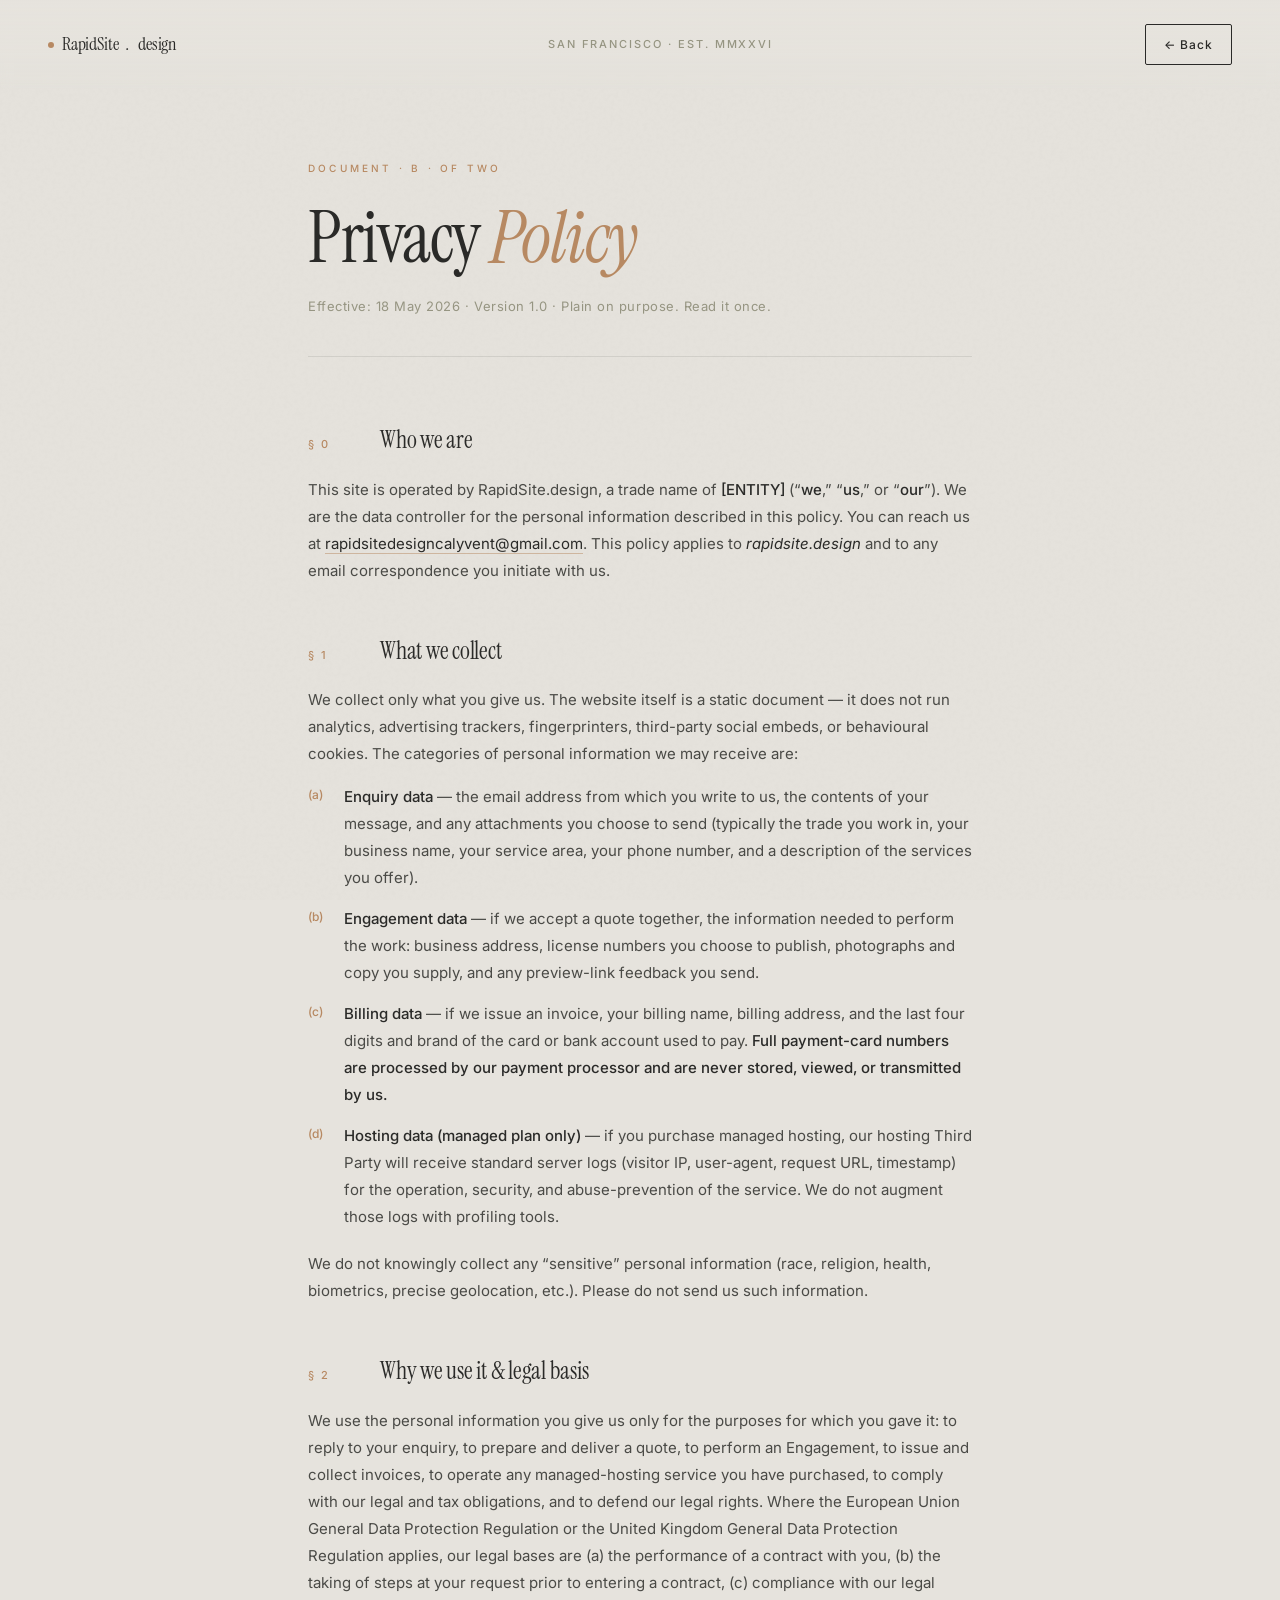
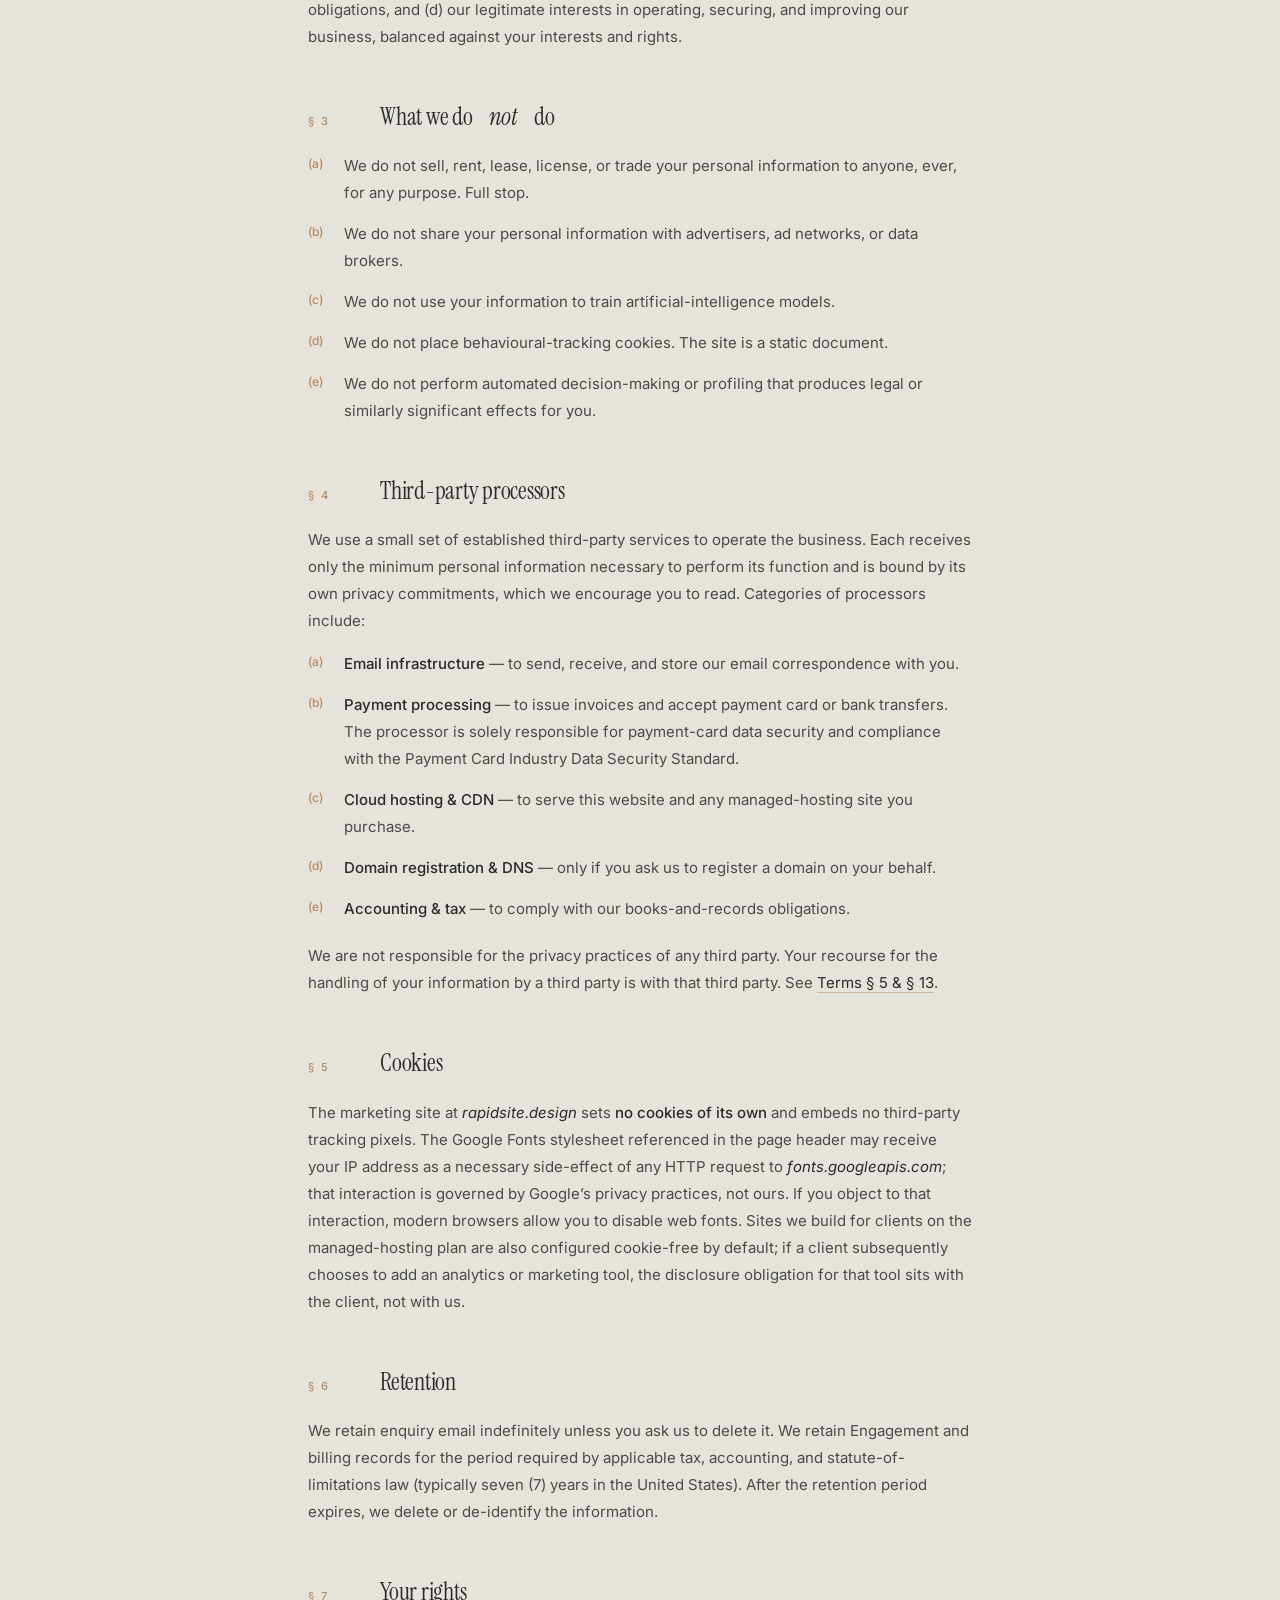
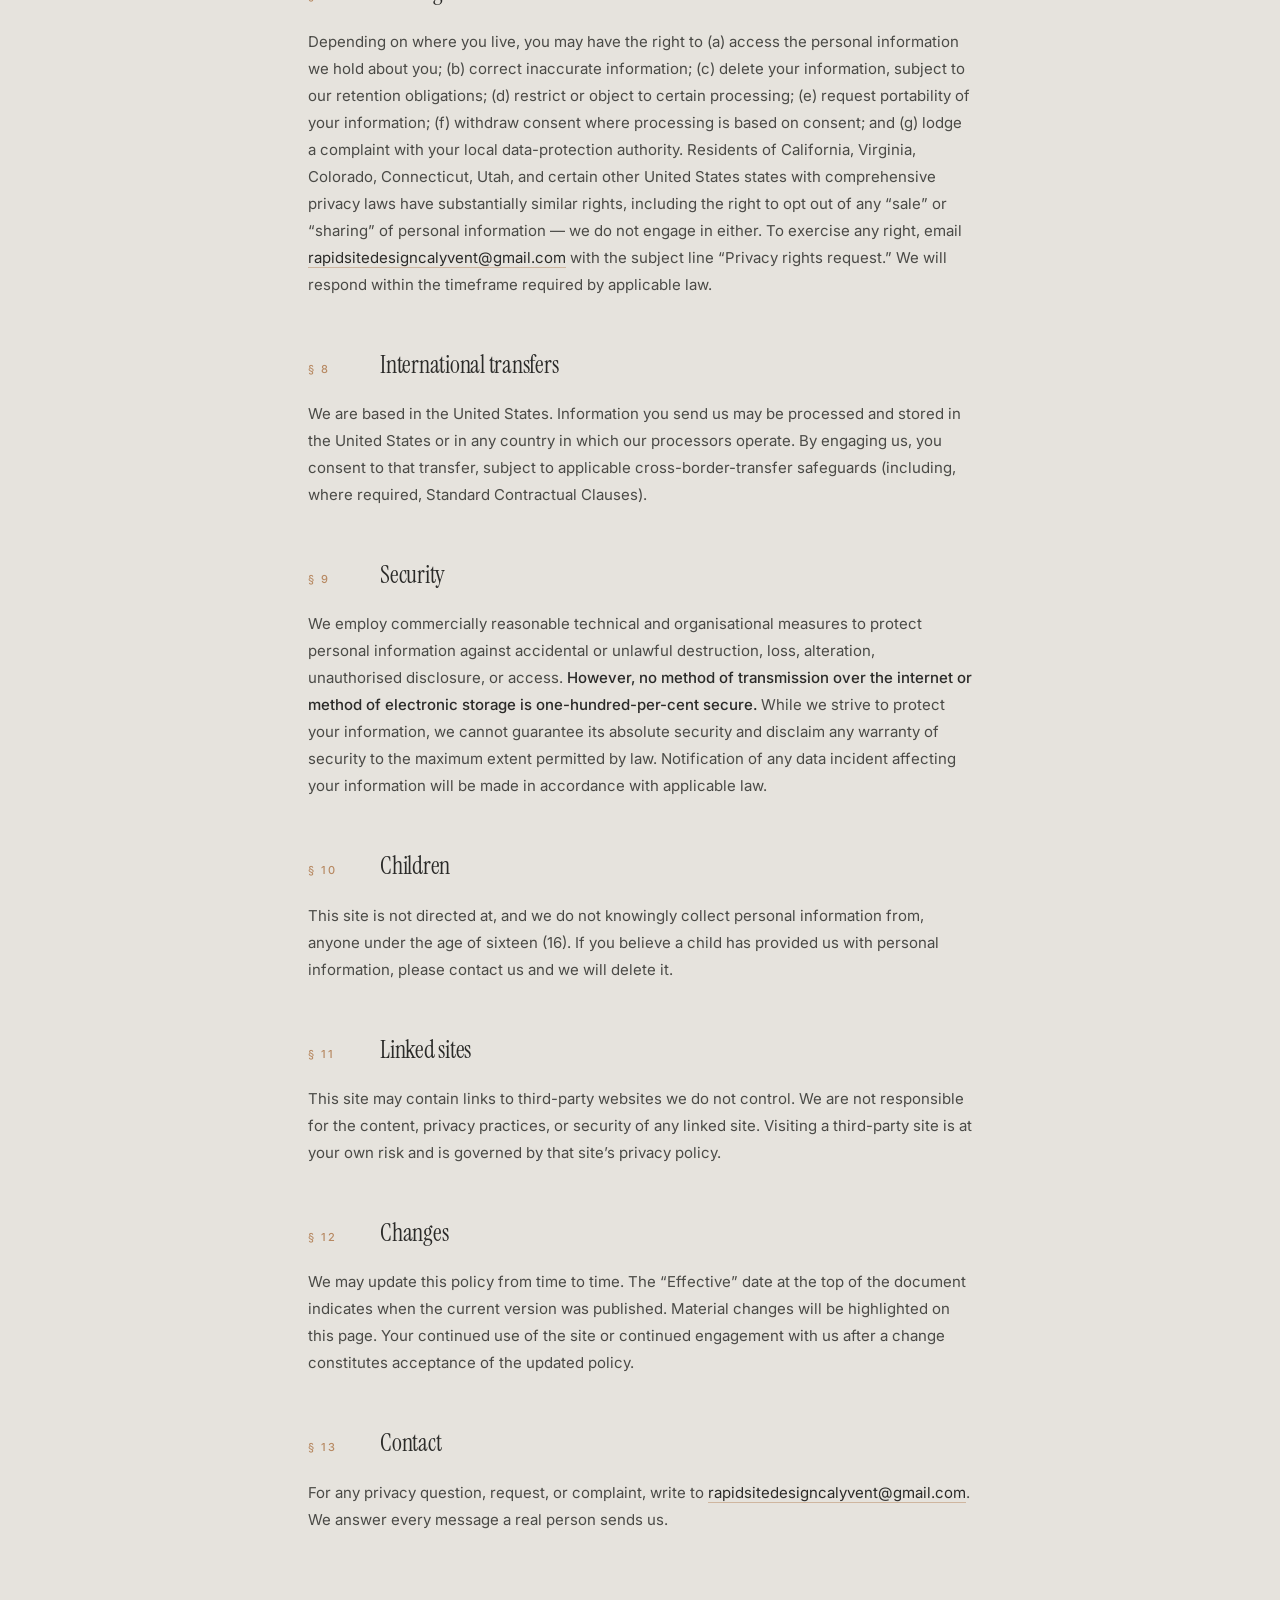
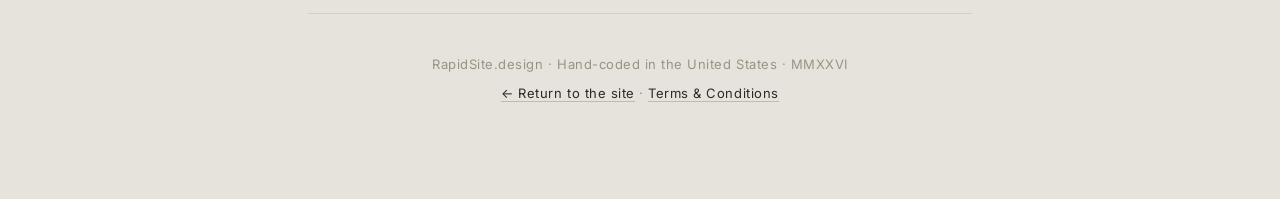
<file: privacy.html>
<!DOCTYPE html>
<html lang="en">
<head>
    <meta charset="UTF-8">
    <meta name="viewport" content="width=device-width, initial-scale=1.0">
    <title>Privacy Policy — RapidSite.design</title>
    <meta name="description" content="How RapidSite.design treats the very small amount of personal data it ever sees.">
    <link rel="preconnect" href="https://fonts.googleapis.com">
    <link rel="preconnect" href="https://fonts.gstatic.com" crossorigin>
    <link href="https://fonts.googleapis.com/css2?family=Instrument+Serif:ital,wght@0,400;1,400&family=Inter:wght@400;500;600&display=swap" rel="stylesheet">
    <link rel="icon" type="image/svg+xml" href="data:image/svg+xml,%3Csvg xmlns='http://www.w3.org/2000/svg' viewBox='0 0 64 64'%3E%3Crect width='64' height='64' rx='8' fill='%23E6E3DD'/%3E%3Ccircle cx='32' cy='32' r='14' fill='none' stroke='%23B78962' stroke-width='2'/%3E%3Ccircle cx='32' cy='32' r='4' fill='%23B78962'/%3E%3C/svg%3E">
    <link rel="stylesheet" href="styles.css">
</head>
<body class="legal-body">
    <nav class="nav">
        <a href="index.html" class="nav-brand">RapidSite<em>.</em>design</a>
        <span class="nav-meta">San Francisco · Est. MMXXVI</span>
        <a href="index.html" class="nav-cta">&larr; Back</a>
    </nav>

    <main class="legal-page">
        <header class="legal-header">
            <span class="legal-kicker">DOCUMENT &middot; B &middot; OF TWO</span>
            <h1 class="legal-title">Privacy <em>Policy</em></h1>
            <p class="legal-meta">Effective: 18 May 2026 &middot; Version 1.0 &middot; Plain on purpose. Read it once.</p>
        </header>

        <section class="legal-section">
            <h2 class="legal-section-title"><span class="legal-num">&sect; 0</span> Who we are</h2>
            <p>This site is operated by RapidSite.design, a trade name of <strong>[ENTITY]</strong> (&ldquo;<strong>we</strong>,&rdquo; &ldquo;<strong>us</strong>,&rdquo; or &ldquo;<strong>our</strong>&rdquo;). We are the data controller for the personal information described in this policy. You can reach us at <a href="mailto:rapidsitedesigncalyvent@gmail.com" class="legal-link">rapidsitedesigncalyvent@gmail.com</a>. This policy applies to <em>rapidsite.design</em> and to any email correspondence you initiate with us.</p>
        </section>

        <section class="legal-section">
            <h2 class="legal-section-title"><span class="legal-num">&sect; 1</span> What we collect</h2>
            <p>We collect only what you give us. The website itself is a static document &mdash; it does not run analytics, advertising trackers, fingerprinters, third-party social embeds, or behavioural cookies. The categories of personal information we may receive are:</p>
            <ol class="legal-list">
                <li><strong>Enquiry data</strong> &mdash; the email address from which you write to us, the contents of your message, and any attachments you choose to send (typically the trade you work in, your business name, your service area, your phone number, and a description of the services you offer).</li>
                <li><strong>Engagement data</strong> &mdash; if we accept a quote together, the information needed to perform the work: business address, license numbers you choose to publish, photographs and copy you supply, and any preview-link feedback you send.</li>
                <li><strong>Billing data</strong> &mdash; if we issue an invoice, your billing name, billing address, and the last four digits and brand of the card or bank account used to pay. <strong>Full payment-card numbers are processed by our payment processor and are never stored, viewed, or transmitted by us.</strong></li>
                <li><strong>Hosting data (managed plan only)</strong> &mdash; if you purchase managed hosting, our hosting Third Party will receive standard server logs (visitor IP, user-agent, request URL, timestamp) for the operation, security, and abuse-prevention of the service. We do not augment those logs with profiling tools.</li>
            </ol>
            <p>We do not knowingly collect any &ldquo;sensitive&rdquo; personal information (race, religion, health, biometrics, precise geolocation, etc.). Please do not send us such information.</p>
        </section>

        <section class="legal-section">
            <h2 class="legal-section-title"><span class="legal-num">&sect; 2</span> Why we use it &amp; legal basis</h2>
            <p>We use the personal information you give us only for the purposes for which you gave it: to reply to your enquiry, to prepare and deliver a quote, to perform an Engagement, to issue and collect invoices, to operate any managed-hosting service you have purchased, to comply with our legal and tax obligations, and to defend our legal rights. Where the European Union General Data Protection Regulation or the United Kingdom General Data Protection Regulation applies, our legal bases are (a) the performance of a contract with you, (b) the taking of steps at your request prior to entering a contract, (c) compliance with our legal obligations, and (d) our legitimate interests in operating, securing, and improving our business, balanced against your interests and rights.</p>
        </section>

        <section class="legal-section">
            <h2 class="legal-section-title"><span class="legal-num">&sect; 3</span> What we do <em>not</em> do</h2>
            <ol class="legal-list">
                <li>We do not sell, rent, lease, license, or trade your personal information to anyone, ever, for any purpose. Full stop.</li>
                <li>We do not share your personal information with advertisers, ad networks, or data brokers.</li>
                <li>We do not use your information to train artificial-intelligence models.</li>
                <li>We do not place behavioural-tracking cookies. The site is a static document.</li>
                <li>We do not perform automated decision-making or profiling that produces legal or similarly significant effects for you.</li>
            </ol>
        </section>

        <section class="legal-section">
            <h2 class="legal-section-title"><span class="legal-num">&sect; 4</span> Third-party processors</h2>
            <p>We use a small set of established third-party services to operate the business. Each receives only the minimum personal information necessary to perform its function and is bound by its own privacy commitments, which we encourage you to read. Categories of processors include:</p>
            <ol class="legal-list">
                <li><strong>Email infrastructure</strong> &mdash; to send, receive, and store our email correspondence with you.</li>
                <li><strong>Payment processing</strong> &mdash; to issue invoices and accept payment card or bank transfers. The processor is solely responsible for payment-card data security and compliance with the Payment Card Industry Data Security Standard.</li>
                <li><strong>Cloud hosting &amp; CDN</strong> &mdash; to serve this website and any managed-hosting site you purchase.</li>
                <li><strong>Domain registration &amp; DNS</strong> &mdash; only if you ask us to register a domain on your behalf.</li>
                <li><strong>Accounting &amp; tax</strong> &mdash; to comply with our books-and-records obligations.</li>
            </ol>
            <p>We are not responsible for the privacy practices of any third party. Your recourse for the handling of your information by a third party is with that third party. See <a href="terms.html#fm" class="legal-link">Terms &sect; 5 &amp; &sect; 13</a>.</p>
        </section>

        <section class="legal-section">
            <h2 class="legal-section-title"><span class="legal-num">&sect; 5</span> Cookies</h2>
            <p>The marketing site at <em>rapidsite.design</em> sets <strong>no cookies of its own</strong> and embeds no third-party tracking pixels. The Google Fonts stylesheet referenced in the page header may receive your IP address as a necessary side-effect of any HTTP request to <em>fonts.googleapis.com</em>; that interaction is governed by Google&rsquo;s privacy practices, not ours. If you object to that interaction, modern browsers allow you to disable web fonts. Sites we build for clients on the managed-hosting plan are also configured cookie-free by default; if a client subsequently chooses to add an analytics or marketing tool, the disclosure obligation for that tool sits with the client, not with us.</p>
        </section>

        <section class="legal-section">
            <h2 class="legal-section-title"><span class="legal-num">&sect; 6</span> Retention</h2>
            <p>We retain enquiry email indefinitely unless you ask us to delete it. We retain Engagement and billing records for the period required by applicable tax, accounting, and statute-of-limitations law (typically seven (7) years in the United States). After the retention period expires, we delete or de-identify the information.</p>
        </section>

        <section class="legal-section">
            <h2 class="legal-section-title"><span class="legal-num">&sect; 7</span> Your rights</h2>
            <p>Depending on where you live, you may have the right to (a) access the personal information we hold about you; (b) correct inaccurate information; (c) delete your information, subject to our retention obligations; (d) restrict or object to certain processing; (e) request portability of your information; (f) withdraw consent where processing is based on consent; and (g) lodge a complaint with your local data-protection authority. Residents of California, Virginia, Colorado, Connecticut, Utah, and certain other United States states with comprehensive privacy laws have substantially similar rights, including the right to opt out of any &ldquo;sale&rdquo; or &ldquo;sharing&rdquo; of personal information &mdash; we do not engage in either. To exercise any right, email <a href="mailto:rapidsitedesigncalyvent@gmail.com?subject=Privacy%20rights%20request" class="legal-link">rapidsitedesigncalyvent@gmail.com</a> with the subject line &ldquo;Privacy rights request.&rdquo; We will respond within the timeframe required by applicable law.</p>
        </section>

        <section class="legal-section">
            <h2 class="legal-section-title"><span class="legal-num">&sect; 8</span> International transfers</h2>
            <p>We are based in the United States. Information you send us may be processed and stored in the United States or in any country in which our processors operate. By engaging us, you consent to that transfer, subject to applicable cross-border-transfer safeguards (including, where required, Standard Contractual Clauses).</p>
        </section>

        <section class="legal-section">
            <h2 class="legal-section-title"><span class="legal-num">&sect; 9</span> Security</h2>
            <p>We employ commercially reasonable technical and organisational measures to protect personal information against accidental or unlawful destruction, loss, alteration, unauthorised disclosure, or access. <strong>However, no method of transmission over the internet or method of electronic storage is one-hundred-per-cent secure.</strong> While we strive to protect your information, we cannot guarantee its absolute security and disclaim any warranty of security to the maximum extent permitted by law. Notification of any data incident affecting your information will be made in accordance with applicable law.</p>
        </section>

        <section class="legal-section">
            <h2 class="legal-section-title"><span class="legal-num">&sect; 10</span> Children</h2>
            <p>This site is not directed at, and we do not knowingly collect personal information from, anyone under the age of sixteen (16). If you believe a child has provided us with personal information, please contact us and we will delete it.</p>
        </section>

        <section class="legal-section">
            <h2 class="legal-section-title"><span class="legal-num">&sect; 11</span> Linked sites</h2>
            <p>This site may contain links to third-party websites we do not control. We are not responsible for the content, privacy practices, or security of any linked site. Visiting a third-party site is at your own risk and is governed by that site&rsquo;s privacy policy.</p>
        </section>

        <section class="legal-section">
            <h2 class="legal-section-title"><span class="legal-num">&sect; 12</span> Changes</h2>
            <p>We may update this policy from time to time. The &ldquo;Effective&rdquo; date at the top of the document indicates when the current version was published. Material changes will be highlighted on this page. Your continued use of the site or continued engagement with us after a change constitutes acceptance of the updated policy.</p>
        </section>

        <section class="legal-section">
            <h2 class="legal-section-title"><span class="legal-num">&sect; 13</span> Contact</h2>
            <p>For any privacy question, request, or complaint, write to <a href="mailto:rapidsitedesigncalyvent@gmail.com?subject=Privacy" class="legal-link">rapidsitedesigncalyvent@gmail.com</a>. We answer every message a real person sends us.</p>
        </section>

        <footer class="legal-footer">
            <p class="legal-meta">RapidSite.design &middot; Hand-coded in the United States &middot; MMXXVI</p>
            <p class="legal-meta"><a href="index.html" class="legal-link">&larr; Return to the site</a> &middot; <a href="terms.html" class="legal-link">Terms &amp; Conditions</a></p>
        </footer>
    </main>
</body>
</html>
</file>
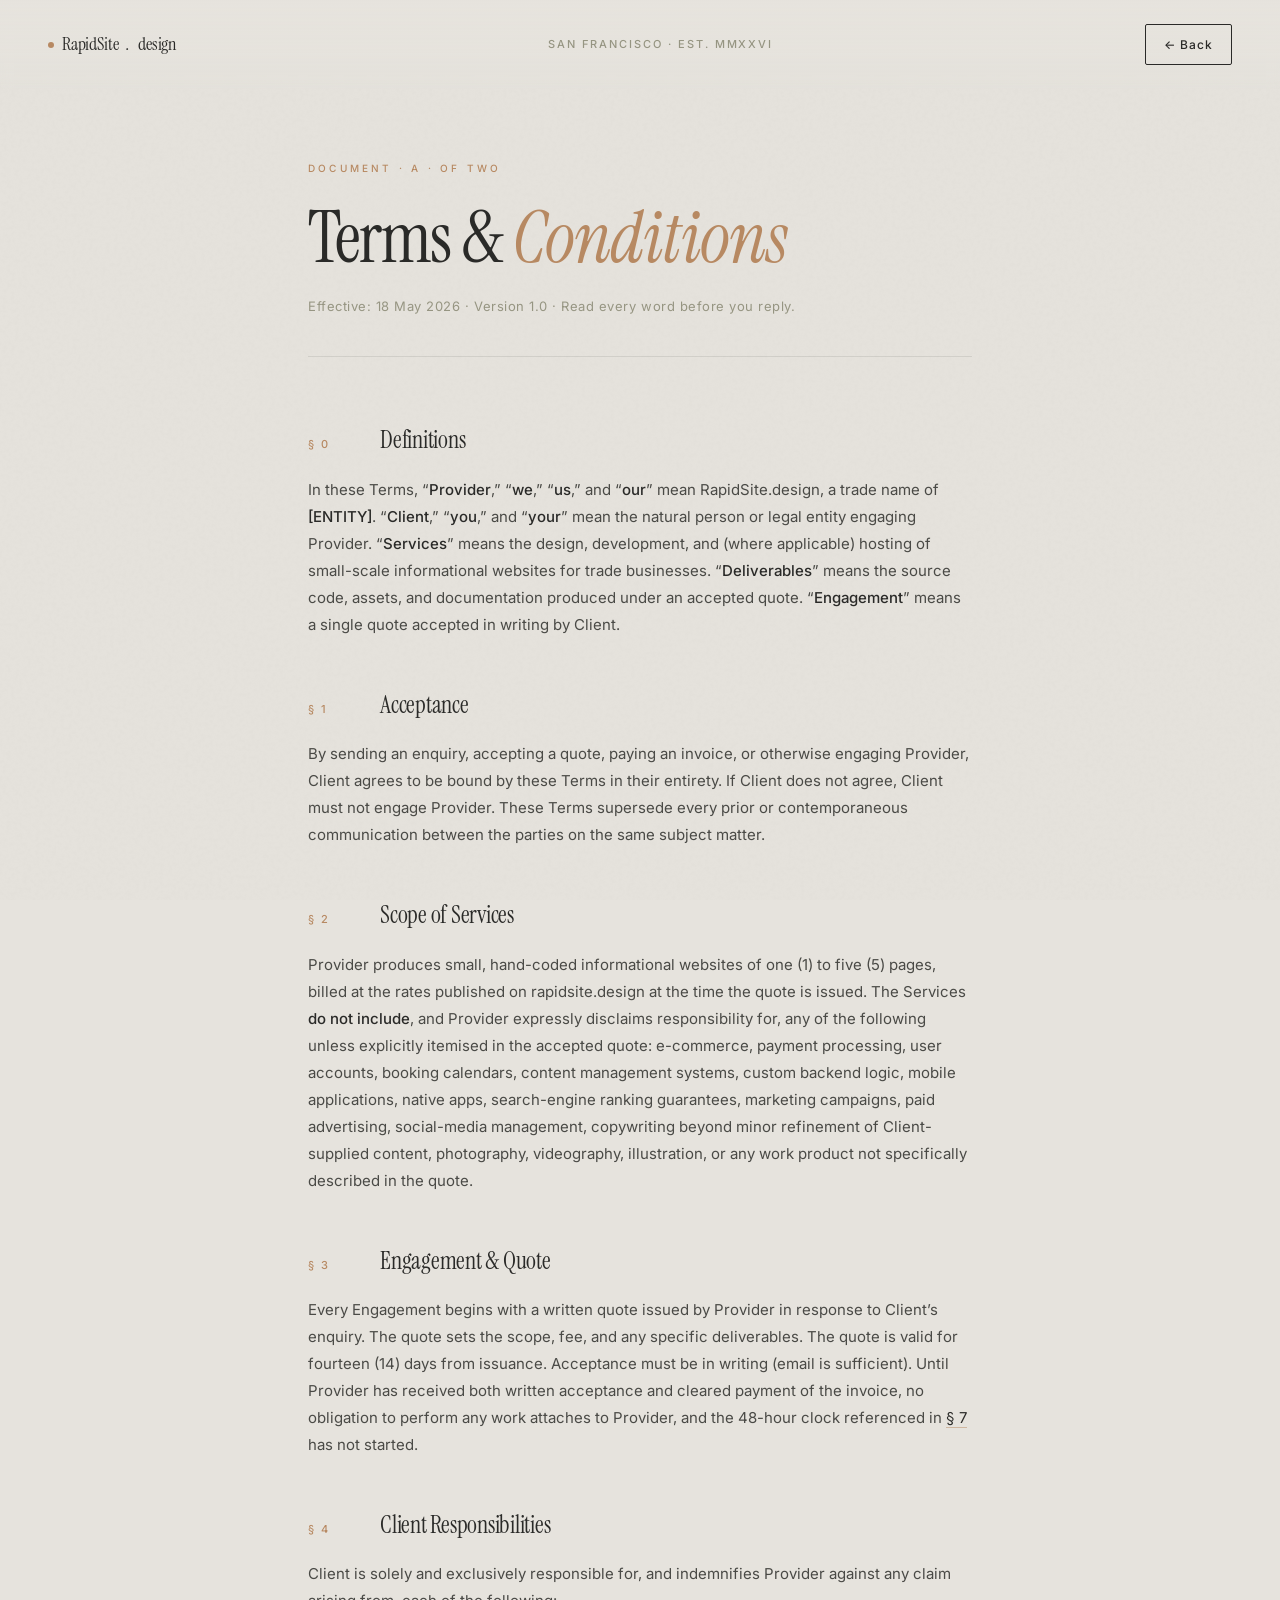
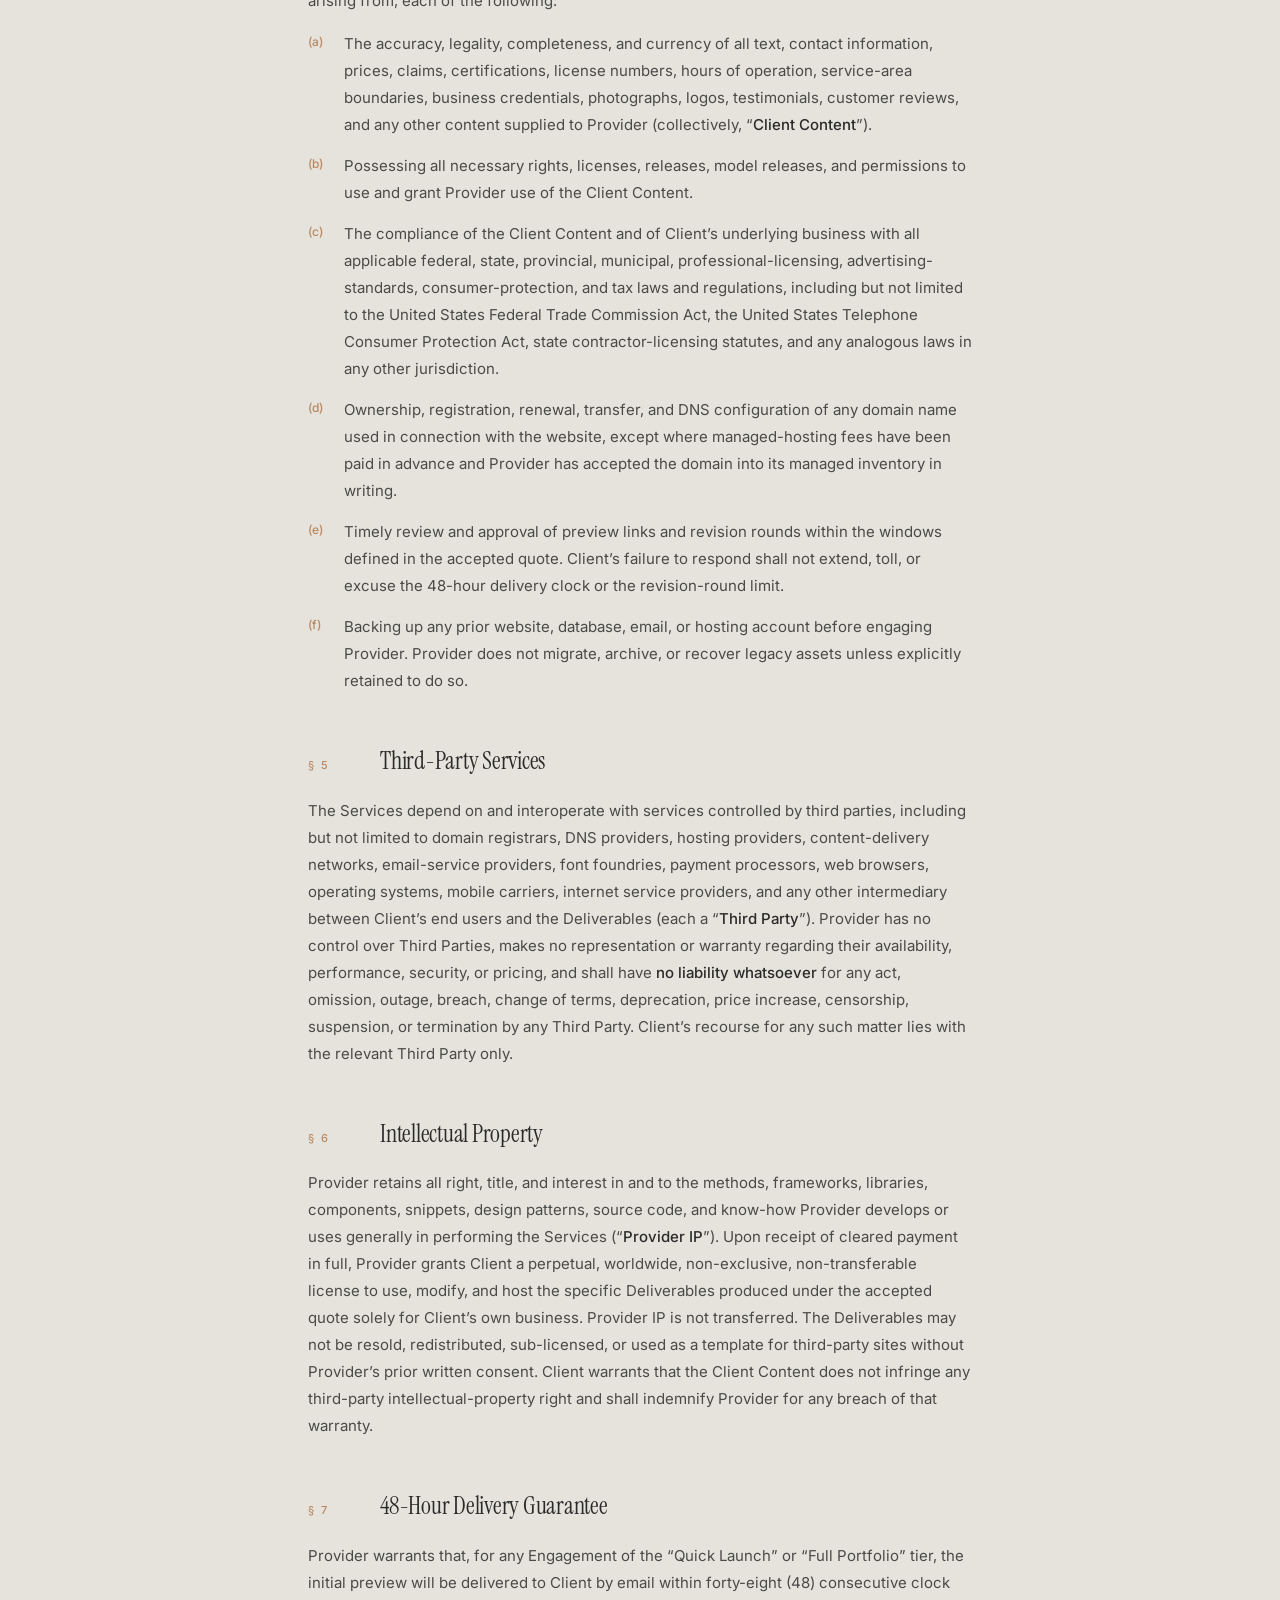
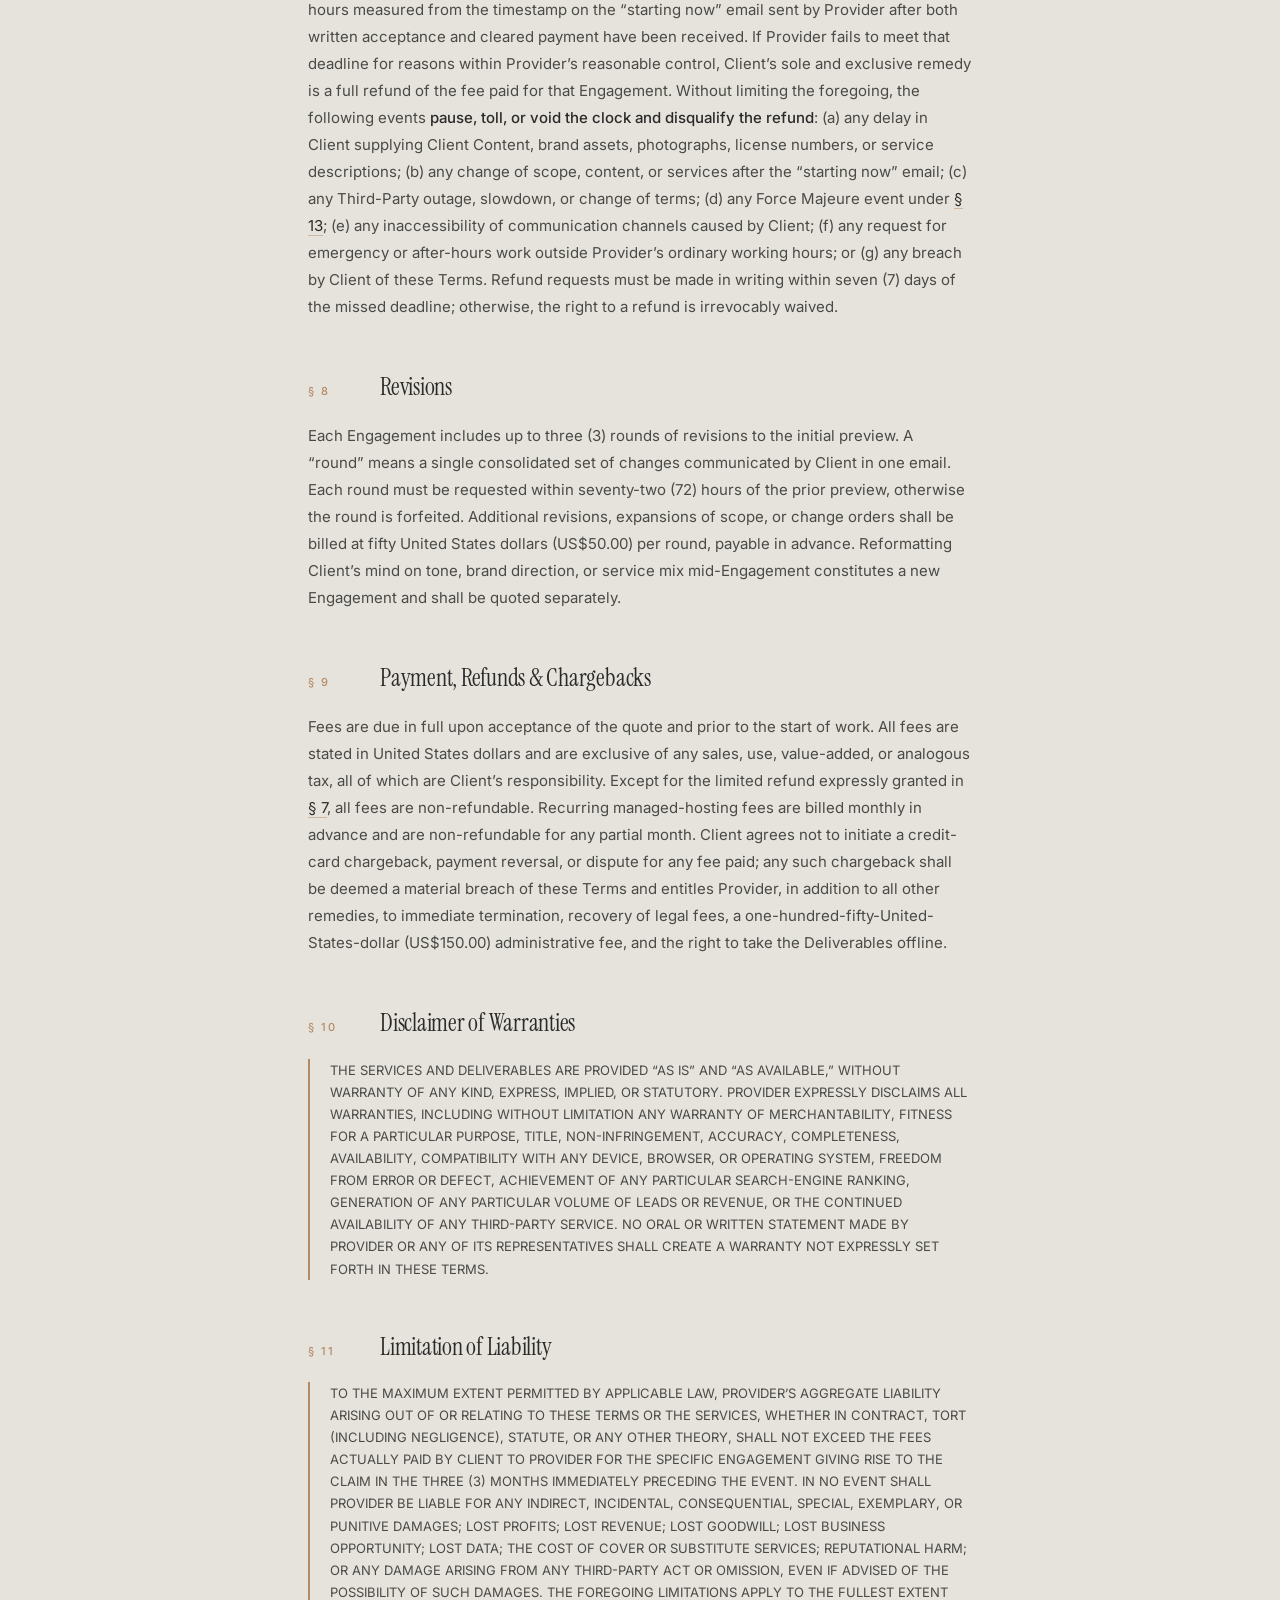
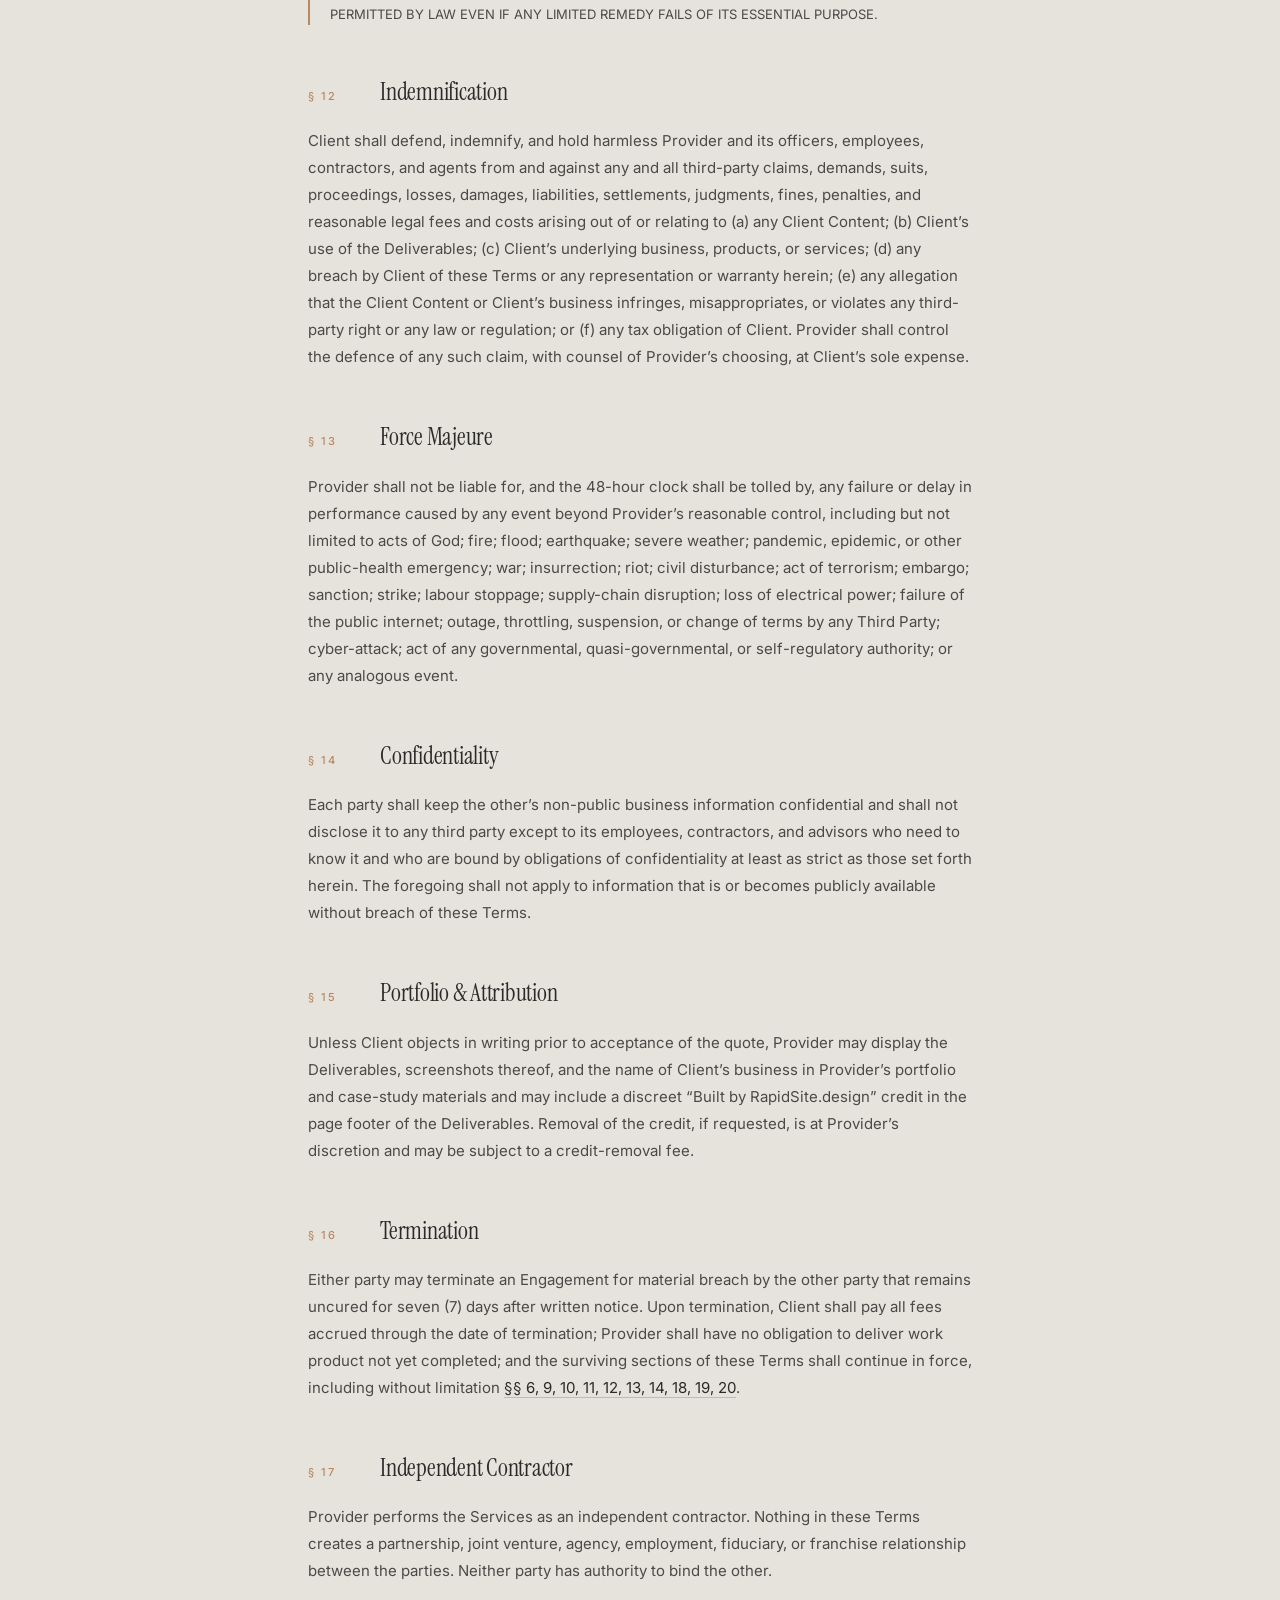
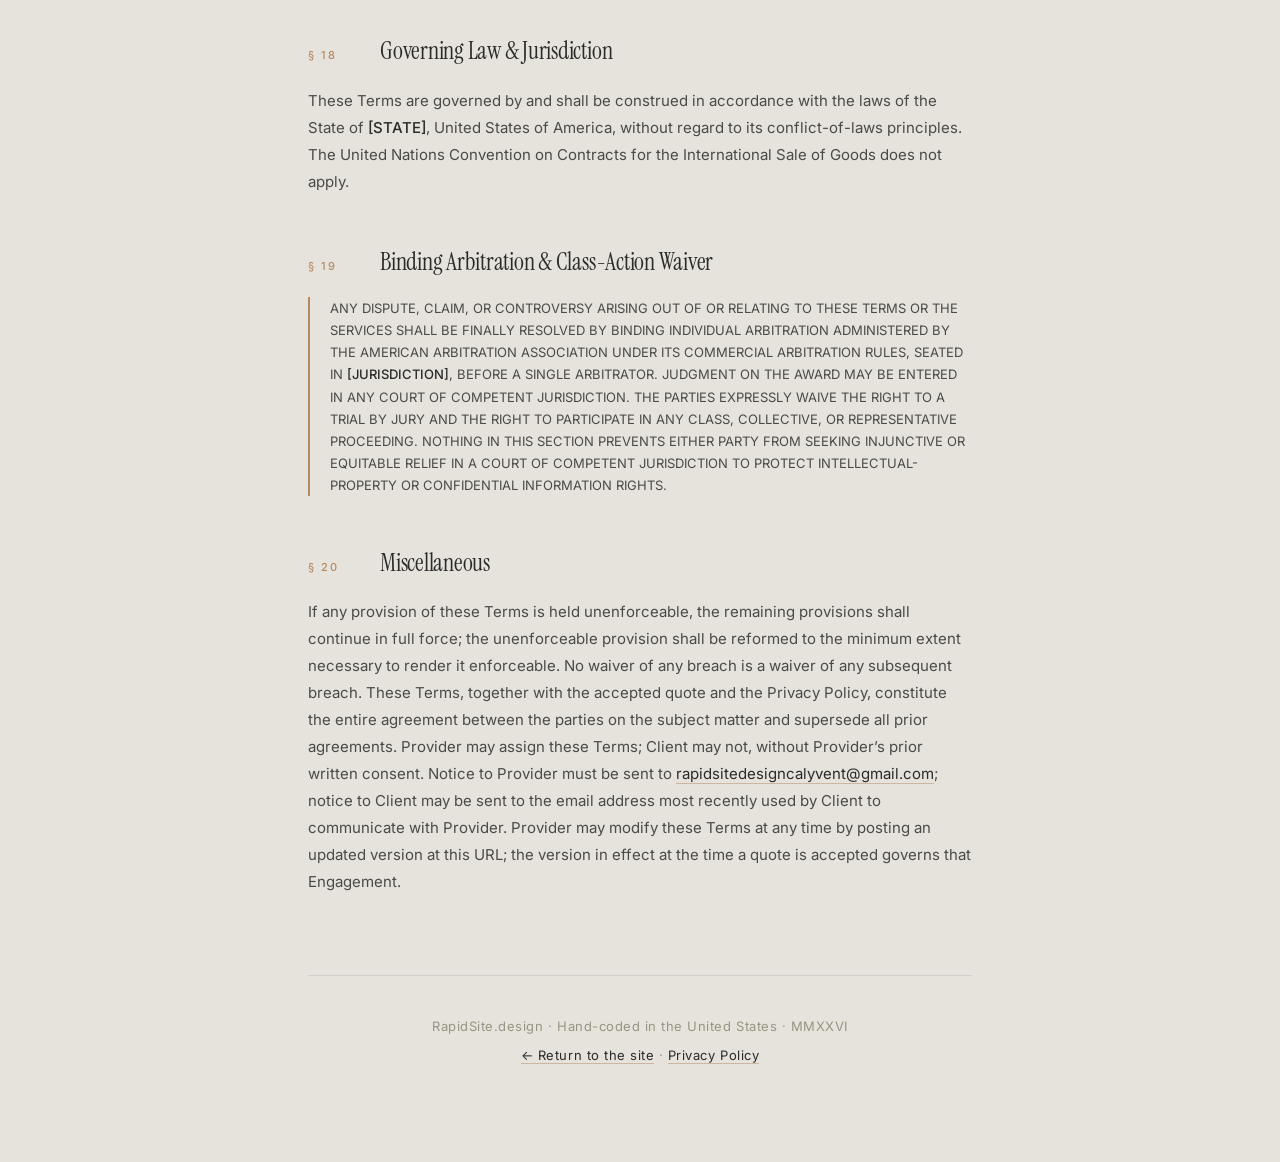
<file: terms.html>
<!DOCTYPE html>
<html lang="en">
<head>
    <meta charset="UTF-8">
    <meta name="viewport" content="width=device-width, initial-scale=1.0">
    <title>Terms &amp; Conditions — RapidSite.design</title>
    <meta name="description" content="The terms governing every engagement with RapidSite.design. Read before sending an enquiry.">
    <link rel="preconnect" href="https://fonts.googleapis.com">
    <link rel="preconnect" href="https://fonts.gstatic.com" crossorigin>
    <link href="https://fonts.googleapis.com/css2?family=Instrument+Serif:ital,wght@0,400;1,400&family=Inter:wght@400;500;600&display=swap" rel="stylesheet">
    <link rel="icon" type="image/svg+xml" href="data:image/svg+xml,%3Csvg xmlns='http://www.w3.org/2000/svg' viewBox='0 0 64 64'%3E%3Crect width='64' height='64' rx='8' fill='%23E6E3DD'/%3E%3Ccircle cx='32' cy='32' r='14' fill='none' stroke='%23B78962' stroke-width='2'/%3E%3Ccircle cx='32' cy='32' r='4' fill='%23B78962'/%3E%3C/svg%3E">
    <link rel="stylesheet" href="styles.css">
</head>
<body class="legal-body">
    <nav class="nav">
        <a href="index.html" class="nav-brand">RapidSite<em>.</em>design</a>
        <span class="nav-meta">San Francisco · Est. MMXXVI</span>
        <a href="index.html" class="nav-cta">&larr; Back</a>
    </nav>

    <main class="legal-page">
        <header class="legal-header">
            <span class="legal-kicker">DOCUMENT &middot; A &middot; OF TWO</span>
            <h1 class="legal-title">Terms &amp; <em>Conditions</em></h1>
            <p class="legal-meta">Effective: 18 May 2026 &middot; Version 1.0 &middot; Read every word before you reply.</p>
        </header>

        <section class="legal-section">
            <h2 class="legal-section-title"><span class="legal-num">&sect; 0</span> Definitions</h2>
            <p>In these Terms, &ldquo;<strong>Provider</strong>,&rdquo; &ldquo;<strong>we</strong>,&rdquo; &ldquo;<strong>us</strong>,&rdquo; and &ldquo;<strong>our</strong>&rdquo; mean RapidSite.design, a trade name of <strong>[ENTITY]</strong>. &ldquo;<strong>Client</strong>,&rdquo; &ldquo;<strong>you</strong>,&rdquo; and &ldquo;<strong>your</strong>&rdquo; mean the natural person or legal entity engaging Provider. &ldquo;<strong>Services</strong>&rdquo; means the design, development, and (where applicable) hosting of small-scale informational websites for trade businesses. &ldquo;<strong>Deliverables</strong>&rdquo; means the source code, assets, and documentation produced under an accepted quote. &ldquo;<strong>Engagement</strong>&rdquo; means a single quote accepted in writing by Client.</p>
        </section>

        <section class="legal-section">
            <h2 class="legal-section-title"><span class="legal-num">&sect; 1</span> Acceptance</h2>
            <p>By sending an enquiry, accepting a quote, paying an invoice, or otherwise engaging Provider, Client agrees to be bound by these Terms in their entirety. If Client does not agree, Client must not engage Provider. These Terms supersede every prior or contemporaneous communication between the parties on the same subject matter.</p>
        </section>

        <section class="legal-section">
            <h2 class="legal-section-title"><span class="legal-num">&sect; 2</span> Scope of Services</h2>
            <p>Provider produces small, hand-coded informational websites of one (1) to five (5) pages, billed at the rates published on rapidsite.design at the time the quote is issued. The Services <strong>do not include</strong>, and Provider expressly disclaims responsibility for, any of the following unless explicitly itemised in the accepted quote: e-commerce, payment processing, user accounts, booking calendars, content management systems, custom backend logic, mobile applications, native apps, search-engine ranking guarantees, marketing campaigns, paid advertising, social-media management, copywriting beyond minor refinement of Client-supplied content, photography, videography, illustration, or any work product not specifically described in the quote.</p>
        </section>

        <section class="legal-section">
            <h2 class="legal-section-title"><span class="legal-num">&sect; 3</span> Engagement &amp; Quote</h2>
            <p>Every Engagement begins with a written quote issued by Provider in response to Client&rsquo;s enquiry. The quote sets the scope, fee, and any specific deliverables. The quote is valid for fourteen (14) days from issuance. Acceptance must be in writing (email is sufficient). Until Provider has received both written acceptance and cleared payment of the invoice, no obligation to perform any work attaches to Provider, and the 48-hour clock referenced in <a href="#guarantee" class="legal-link">&sect; 7</a> has not started.</p>
        </section>

        <section class="legal-section">
            <h2 class="legal-section-title"><span class="legal-num">&sect; 4</span> Client Responsibilities</h2>
            <p>Client is solely and exclusively responsible for, and indemnifies Provider against any claim arising from, each of the following:</p>
            <ol class="legal-list">
                <li>The accuracy, legality, completeness, and currency of all text, contact information, prices, claims, certifications, license numbers, hours of operation, service-area boundaries, business credentials, photographs, logos, testimonials, customer reviews, and any other content supplied to Provider (collectively, &ldquo;<strong>Client Content</strong>&rdquo;).</li>
                <li>Possessing all necessary rights, licenses, releases, model releases, and permissions to use and grant Provider use of the Client Content.</li>
                <li>The compliance of the Client Content and of Client&rsquo;s underlying business with all applicable federal, state, provincial, municipal, professional-licensing, advertising-standards, consumer-protection, and tax laws and regulations, including but not limited to the United States Federal Trade Commission Act, the United States Telephone Consumer Protection Act, state contractor-licensing statutes, and any analogous laws in any other jurisdiction.</li>
                <li>Ownership, registration, renewal, transfer, and DNS configuration of any domain name used in connection with the website, except where managed-hosting fees have been paid in advance and Provider has accepted the domain into its managed inventory in writing.</li>
                <li>Timely review and approval of preview links and revision rounds within the windows defined in the accepted quote. Client&rsquo;s failure to respond shall not extend, toll, or excuse the 48-hour delivery clock or the revision-round limit.</li>
                <li>Backing up any prior website, database, email, or hosting account before engaging Provider. Provider does not migrate, archive, or recover legacy assets unless explicitly retained to do so.</li>
            </ol>
        </section>

        <section class="legal-section">
            <h2 class="legal-section-title"><span class="legal-num">&sect; 5</span> Third-Party Services</h2>
            <p>The Services depend on and interoperate with services controlled by third parties, including but not limited to domain registrars, DNS providers, hosting providers, content-delivery networks, email-service providers, font foundries, payment processors, web browsers, operating systems, mobile carriers, internet service providers, and any other intermediary between Client&rsquo;s end users and the Deliverables (each a &ldquo;<strong>Third Party</strong>&rdquo;). Provider has no control over Third Parties, makes no representation or warranty regarding their availability, performance, security, or pricing, and shall have <strong>no liability whatsoever</strong> for any act, omission, outage, breach, change of terms, deprecation, price increase, censorship, suspension, or termination by any Third Party. Client&rsquo;s recourse for any such matter lies with the relevant Third Party only.</p>
        </section>

        <section class="legal-section">
            <h2 class="legal-section-title"><span class="legal-num">&sect; 6</span> Intellectual Property</h2>
            <p>Provider retains all right, title, and interest in and to the methods, frameworks, libraries, components, snippets, design patterns, source code, and know-how Provider develops or uses generally in performing the Services (&ldquo;<strong>Provider IP</strong>&rdquo;). Upon receipt of cleared payment in full, Provider grants Client a perpetual, worldwide, non-exclusive, non-transferable license to use, modify, and host the specific Deliverables produced under the accepted quote solely for Client&rsquo;s own business. Provider IP is not transferred. The Deliverables may not be resold, redistributed, sub-licensed, or used as a template for third-party sites without Provider&rsquo;s prior written consent. Client warrants that the Client Content does not infringe any third-party intellectual-property right and shall indemnify Provider for any breach of that warranty.</p>
        </section>

        <section class="legal-section" id="guarantee">
            <h2 class="legal-section-title"><span class="legal-num">&sect; 7</span> 48-Hour Delivery Guarantee</h2>
            <p>Provider warrants that, for any Engagement of the &ldquo;Quick Launch&rdquo; or &ldquo;Full Portfolio&rdquo; tier, the initial preview will be delivered to Client by email within forty-eight (48) consecutive clock hours measured from the timestamp on the &ldquo;starting now&rdquo; email sent by Provider after both written acceptance and cleared payment have been received. If Provider fails to meet that deadline for reasons within Provider&rsquo;s reasonable control, Client&rsquo;s sole and exclusive remedy is a full refund of the fee paid for that Engagement. Without limiting the foregoing, the following events <strong>pause, toll, or void the clock and disqualify the refund</strong>: (a) any delay in Client supplying Client Content, brand assets, photographs, license numbers, or service descriptions; (b) any change of scope, content, or services after the &ldquo;starting now&rdquo; email; (c) any Third-Party outage, slowdown, or change of terms; (d) any Force Majeure event under <a href="#fm" class="legal-link">&sect; 13</a>; (e) any inaccessibility of communication channels caused by Client; (f) any request for emergency or after-hours work outside Provider&rsquo;s ordinary working hours; or (g) any breach by Client of these Terms. Refund requests must be made in writing within seven (7) days of the missed deadline; otherwise, the right to a refund is irrevocably waived.</p>
        </section>

        <section class="legal-section">
            <h2 class="legal-section-title"><span class="legal-num">&sect; 8</span> Revisions</h2>
            <p>Each Engagement includes up to three (3) rounds of revisions to the initial preview. A &ldquo;round&rdquo; means a single consolidated set of changes communicated by Client in one email. Each round must be requested within seventy-two (72) hours of the prior preview, otherwise the round is forfeited. Additional revisions, expansions of scope, or change orders shall be billed at fifty United States dollars (US$50.00) per round, payable in advance. Reformatting Client&rsquo;s mind on tone, brand direction, or service mix mid-Engagement constitutes a new Engagement and shall be quoted separately.</p>
        </section>

        <section class="legal-section">
            <h2 class="legal-section-title"><span class="legal-num">&sect; 9</span> Payment, Refunds &amp; Chargebacks</h2>
            <p>Fees are due in full upon acceptance of the quote and prior to the start of work. All fees are stated in United States dollars and are exclusive of any sales, use, value-added, or analogous tax, all of which are Client&rsquo;s responsibility. Except for the limited refund expressly granted in <a href="#guarantee" class="legal-link">&sect; 7</a>, all fees are non-refundable. Recurring managed-hosting fees are billed monthly in advance and are non-refundable for any partial month. Client agrees not to initiate a credit-card chargeback, payment reversal, or dispute for any fee paid; any such chargeback shall be deemed a material breach of these Terms and entitles Provider, in addition to all other remedies, to immediate termination, recovery of legal fees, a one-hundred-fifty-United-States-dollar (US$150.00) administrative fee, and the right to take the Deliverables offline.</p>
        </section>

        <section class="legal-section">
            <h2 class="legal-section-title"><span class="legal-num">&sect; 10</span> Disclaimer of Warranties</h2>
            <p class="legal-allcaps">THE SERVICES AND DELIVERABLES ARE PROVIDED &ldquo;AS IS&rdquo; AND &ldquo;AS AVAILABLE,&rdquo; WITHOUT WARRANTY OF ANY KIND, EXPRESS, IMPLIED, OR STATUTORY. PROVIDER EXPRESSLY DISCLAIMS ALL WARRANTIES, INCLUDING WITHOUT LIMITATION ANY WARRANTY OF MERCHANTABILITY, FITNESS FOR A PARTICULAR PURPOSE, TITLE, NON-INFRINGEMENT, ACCURACY, COMPLETENESS, AVAILABILITY, COMPATIBILITY WITH ANY DEVICE, BROWSER, OR OPERATING SYSTEM, FREEDOM FROM ERROR OR DEFECT, ACHIEVEMENT OF ANY PARTICULAR SEARCH-ENGINE RANKING, GENERATION OF ANY PARTICULAR VOLUME OF LEADS OR REVENUE, OR THE CONTINUED AVAILABILITY OF ANY THIRD-PARTY SERVICE. NO ORAL OR WRITTEN STATEMENT MADE BY PROVIDER OR ANY OF ITS REPRESENTATIVES SHALL CREATE A WARRANTY NOT EXPRESSLY SET FORTH IN THESE TERMS.</p>
        </section>

        <section class="legal-section">
            <h2 class="legal-section-title"><span class="legal-num">&sect; 11</span> Limitation of Liability</h2>
            <p class="legal-allcaps">TO THE MAXIMUM EXTENT PERMITTED BY APPLICABLE LAW, PROVIDER&rsquo;S AGGREGATE LIABILITY ARISING OUT OF OR RELATING TO THESE TERMS OR THE SERVICES, WHETHER IN CONTRACT, TORT (INCLUDING NEGLIGENCE), STATUTE, OR ANY OTHER THEORY, SHALL NOT EXCEED THE FEES ACTUALLY PAID BY CLIENT TO PROVIDER FOR THE SPECIFIC ENGAGEMENT GIVING RISE TO THE CLAIM IN THE THREE (3) MONTHS IMMEDIATELY PRECEDING THE EVENT. IN NO EVENT SHALL PROVIDER BE LIABLE FOR ANY INDIRECT, INCIDENTAL, CONSEQUENTIAL, SPECIAL, EXEMPLARY, OR PUNITIVE DAMAGES; LOST PROFITS; LOST REVENUE; LOST GOODWILL; LOST BUSINESS OPPORTUNITY; LOST DATA; THE COST OF COVER OR SUBSTITUTE SERVICES; REPUTATIONAL HARM; OR ANY DAMAGE ARISING FROM ANY THIRD-PARTY ACT OR OMISSION, EVEN IF ADVISED OF THE POSSIBILITY OF SUCH DAMAGES. THE FOREGOING LIMITATIONS APPLY TO THE FULLEST EXTENT PERMITTED BY LAW EVEN IF ANY LIMITED REMEDY FAILS OF ITS ESSENTIAL PURPOSE.</p>
        </section>

        <section class="legal-section">
            <h2 class="legal-section-title"><span class="legal-num">&sect; 12</span> Indemnification</h2>
            <p>Client shall defend, indemnify, and hold harmless Provider and its officers, employees, contractors, and agents from and against any and all third-party claims, demands, suits, proceedings, losses, damages, liabilities, settlements, judgments, fines, penalties, and reasonable legal fees and costs arising out of or relating to (a) any Client Content; (b) Client&rsquo;s use of the Deliverables; (c) Client&rsquo;s underlying business, products, or services; (d) any breach by Client of these Terms or any representation or warranty herein; (e) any allegation that the Client Content or Client&rsquo;s business infringes, misappropriates, or violates any third-party right or any law or regulation; or (f) any tax obligation of Client. Provider shall control the defence of any such claim, with counsel of Provider&rsquo;s choosing, at Client&rsquo;s sole expense.</p>
        </section>

        <section class="legal-section" id="fm">
            <h2 class="legal-section-title"><span class="legal-num">&sect; 13</span> Force Majeure</h2>
            <p>Provider shall not be liable for, and the 48-hour clock shall be tolled by, any failure or delay in performance caused by any event beyond Provider&rsquo;s reasonable control, including but not limited to acts of God; fire; flood; earthquake; severe weather; pandemic, epidemic, or other public-health emergency; war; insurrection; riot; civil disturbance; act of terrorism; embargo; sanction; strike; labour stoppage; supply-chain disruption; loss of electrical power; failure of the public internet; outage, throttling, suspension, or change of terms by any Third Party; cyber-attack; act of any governmental, quasi-governmental, or self-regulatory authority; or any analogous event.</p>
        </section>

        <section class="legal-section">
            <h2 class="legal-section-title"><span class="legal-num">&sect; 14</span> Confidentiality</h2>
            <p>Each party shall keep the other&rsquo;s non-public business information confidential and shall not disclose it to any third party except to its employees, contractors, and advisors who need to know it and who are bound by obligations of confidentiality at least as strict as those set forth herein. The foregoing shall not apply to information that is or becomes publicly available without breach of these Terms.</p>
        </section>

        <section class="legal-section">
            <h2 class="legal-section-title"><span class="legal-num">&sect; 15</span> Portfolio &amp; Attribution</h2>
            <p>Unless Client objects in writing prior to acceptance of the quote, Provider may display the Deliverables, screenshots thereof, and the name of Client&rsquo;s business in Provider&rsquo;s portfolio and case-study materials and may include a discreet &ldquo;Built by RapidSite.design&rdquo; credit in the page footer of the Deliverables. Removal of the credit, if requested, is at Provider&rsquo;s discretion and may be subject to a credit-removal fee.</p>
        </section>

        <section class="legal-section">
            <h2 class="legal-section-title"><span class="legal-num">&sect; 16</span> Termination</h2>
            <p>Either party may terminate an Engagement for material breach by the other party that remains uncured for seven (7) days after written notice. Upon termination, Client shall pay all fees accrued through the date of termination; Provider shall have no obligation to deliver work product not yet completed; and the surviving sections of these Terms shall continue in force, including without limitation <a href="#guarantee" class="legal-link">&sect;&sect; 6, 9, 10, 11, 12, 13, 14, 18, 19, 20</a>.</p>
        </section>

        <section class="legal-section">
            <h2 class="legal-section-title"><span class="legal-num">&sect; 17</span> Independent Contractor</h2>
            <p>Provider performs the Services as an independent contractor. Nothing in these Terms creates a partnership, joint venture, agency, employment, fiduciary, or franchise relationship between the parties. Neither party has authority to bind the other.</p>
        </section>

        <section class="legal-section">
            <h2 class="legal-section-title"><span class="legal-num">&sect; 18</span> Governing Law &amp; Jurisdiction</h2>
            <p>These Terms are governed by and shall be construed in accordance with the laws of the State of <strong>[STATE]</strong>, United States of America, without regard to its conflict-of-laws principles. The United Nations Convention on Contracts for the International Sale of Goods does not apply.</p>
        </section>

        <section class="legal-section">
            <h2 class="legal-section-title"><span class="legal-num">&sect; 19</span> Binding Arbitration &amp; Class-Action Waiver</h2>
            <p class="legal-allcaps">ANY DISPUTE, CLAIM, OR CONTROVERSY ARISING OUT OF OR RELATING TO THESE TERMS OR THE SERVICES SHALL BE FINALLY RESOLVED BY BINDING INDIVIDUAL ARBITRATION ADMINISTERED BY THE AMERICAN ARBITRATION ASSOCIATION UNDER ITS COMMERCIAL ARBITRATION RULES, SEATED IN <strong>[JURISDICTION]</strong>, BEFORE A SINGLE ARBITRATOR. JUDGMENT ON THE AWARD MAY BE ENTERED IN ANY COURT OF COMPETENT JURISDICTION. THE PARTIES EXPRESSLY WAIVE THE RIGHT TO A TRIAL BY JURY AND THE RIGHT TO PARTICIPATE IN ANY CLASS, COLLECTIVE, OR REPRESENTATIVE PROCEEDING. NOTHING IN THIS SECTION PREVENTS EITHER PARTY FROM SEEKING INJUNCTIVE OR EQUITABLE RELIEF IN A COURT OF COMPETENT JURISDICTION TO PROTECT INTELLECTUAL-PROPERTY OR CONFIDENTIAL INFORMATION RIGHTS.</p>
        </section>

        <section class="legal-section">
            <h2 class="legal-section-title"><span class="legal-num">&sect; 20</span> Miscellaneous</h2>
            <p>If any provision of these Terms is held unenforceable, the remaining provisions shall continue in full force; the unenforceable provision shall be reformed to the minimum extent necessary to render it enforceable. No waiver of any breach is a waiver of any subsequent breach. These Terms, together with the accepted quote and the Privacy Policy, constitute the entire agreement between the parties on the subject matter and supersede all prior agreements. Provider may assign these Terms; Client may not, without Provider&rsquo;s prior written consent. Notice to Provider must be sent to <a href="mailto:rapidsitedesigncalyvent@gmail.com" class="legal-link">rapidsitedesigncalyvent@gmail.com</a>; notice to Client may be sent to the email address most recently used by Client to communicate with Provider. Provider may modify these Terms at any time by posting an updated version at this URL; the version in effect at the time a quote is accepted governs that Engagement.</p>
        </section>

        <footer class="legal-footer">
            <p class="legal-meta">RapidSite.design &middot; Hand-coded in the United States &middot; MMXXVI</p>
            <p class="legal-meta"><a href="index.html" class="legal-link">&larr; Return to the site</a> &middot; <a href="privacy.html" class="legal-link">Privacy Policy</a></p>
        </footer>
    </main>
</body>
</html>
</file>
<file: styles.css>
/* ============================================================
   RapidSite.design — Desert Warmth
   Editorial layout, hand-tuned for SF Bay Area trade businesses
   ============================================================ */

:root {
    --bg: #E6E3DD;
    --paper: #F0EDE6;
    --paper-2: #DDD9D1;
    --sycamore: #969582;
    --desert: #B78962;
    --desert-dark: #9A6F4B;
    --aqua: #97A2AD;
    --ink: #2A2A28;
    --ink-soft: #4A4A46;
    --border: rgba(42, 42, 40, 0.10);
    --border-soft: rgba(42, 42, 40, 0.06);

    --serif: 'Instrument Serif', 'Times New Roman', serif;
    --sans: 'Inter', -apple-system, BlinkMacSystemFont, sans-serif;
    --mono: 'JetBrains Mono', ui-monospace, monospace;

    --container: 1240px;
    --gutter: clamp(1.25rem, 4vw, 3rem);
}

*, *::before, *::after { margin: 0; padding: 0; box-sizing: border-box; }

html { scroll-behavior: smooth; -webkit-text-size-adjust: 100%; }

body {
    font-family: var(--sans);
    background: var(--bg);
    color: var(--ink);
    line-height: 1.6;
    overflow-x: hidden;
    font-weight: 400;
    -webkit-font-smoothing: antialiased;
    -moz-osx-font-smoothing: grayscale;
}

@media (pointer: fine) { body { cursor: none; } }

/* Subtle paper grain */
body::before {
    content: '';
    position: fixed; inset: 0;
    background-image: url("data:image/svg+xml,%3Csvg viewBox='0 0 256 256' xmlns='http://www.w3.org/2000/svg'%3E%3Cfilter id='n'%3E%3CfeTurbulence type='fractalNoise' baseFrequency='0.85' numOctaves='3' stitchTiles='stitch'/%3E%3CfeColorMatrix values='0 0 0 0 0.16 0 0 0 0 0.16 0 0 0 0 0.15 0 0 0 0.6 0'/%3E%3C/filter%3E%3Crect width='100%25' height='100%25' filter='url(%23n)'/%3E%3C/svg%3E");
    opacity: 0.04;
    pointer-events: none;
    z-index: 0;
    mix-blend-mode: multiply;
}

/* Container */
.wrap {
    max-width: var(--container);
    margin: 0 auto;
    padding-left: var(--gutter);
    padding-right: var(--gutter);
}

/* ============== CURSOR ============== */
.cursor {
    position: fixed;
    width: 28px; height: 28px;
    border: 1px solid var(--desert);
    border-radius: 50%;
    pointer-events: none;
    z-index: 10000;
    transform: translate(-50%, -50%);
    transition: width 0.25s ease, height 0.25s ease, border-color 0.25s ease, background 0.25s ease;
    mix-blend-mode: multiply;
}
.cursor.hover { width: 64px; height: 64px; border-color: var(--ink); background: rgba(183, 137, 98, 0.10); }
@media (pointer: coarse) { .cursor { display: none; } }

/* ============== LOADER ============== */
.loader {
    position: fixed; inset: 0;
    background: var(--bg);
    display: flex; flex-direction: column;
    align-items: center; justify-content: center;
    z-index: 9999;
    transition: opacity 0.8s ease, visibility 0.8s ease;
}
.loader.hidden { opacity: 0; visibility: hidden; }

.loader-mark {
    font-family: var(--serif);
    font-size: clamp(2.5rem, 6vw, 4rem);
    font-weight: 400;
    color: var(--ink);
    letter-spacing: -0.02em;
    margin-bottom: 2rem;
}
.loader-mark em { color: var(--desert); font-style: italic; }

.loader-rule {
    width: 0; height: 1px;
    background: var(--ink);
    max-width: 280px;
    transition: width 0.05s linear;
}

.loader-meta {
    margin-top: 1.25rem;
    font-family: var(--sans);
    font-size: 0.6875rem;
    font-weight: 500;
    letter-spacing: 0.22em;
    text-transform: uppercase;
    color: var(--sycamore);
    display: flex;
    gap: 1rem;
    align-items: baseline;
}
.loader-counter { font-variant-numeric: tabular-nums; color: var(--ink); }

/* ============== NAV ============== */
.nav {
    position: fixed; top: 0; left: 0; right: 0;
    padding: 1.5rem var(--gutter);
    display: flex; justify-content: space-between; align-items: center;
    z-index: 1000;
    background: linear-gradient(to bottom, var(--bg) 0%, rgba(230, 227, 221, 0.85) 60%, transparent 100%);
    backdrop-filter: blur(6px);
    -webkit-backdrop-filter: blur(6px);
}
.nav-brand {
    font-family: var(--serif);
    font-size: 1.125rem;
    font-weight: 500;
    color: var(--ink);
    letter-spacing: -0.01em;
    text-decoration: none;
    display: flex;
    align-items: center;
    gap: 0.5rem;
}
.nav-brand::before {
    content: '';
    width: 6px; height: 6px;
    background: var(--desert);
    border-radius: 50%;
}
.nav-meta {
    font-family: var(--sans);
    font-size: 0.6875rem;
    font-weight: 500;
    letter-spacing: 0.18em;
    text-transform: uppercase;
    color: var(--sycamore);
}
@media (max-width: 700px) { .nav-meta { display: none; } }

.nav-cta {
    font-family: var(--sans);
    font-size: 0.75rem;
    font-weight: 500;
    letter-spacing: 0.08em;
    color: var(--ink);
    text-decoration: none;
    padding: 0.625rem 1.125rem;
    border: 1px solid var(--ink);
    border-radius: 2px;
    transition: all 0.3s ease;
}
.nav-cta:hover { background: var(--ink); color: var(--paper); }

/* ============== HERO ============== */
.hero {
    min-height: 100vh;
    padding: 9rem var(--gutter) 5rem;
    display: grid;
    grid-template-columns: 1.1fr 1fr;
    gap: clamp(2rem, 5vw, 5rem);
    align-items: center;
    position: relative;
    z-index: 1;
    max-width: var(--container);
    margin: 0 auto;
}
@media (max-width: 960px) {
    .hero { grid-template-columns: 1fr; padding-top: 7rem; padding-bottom: 4rem; }
}

.hero-eyebrow {
    font-family: var(--sans);
    font-size: 0.6875rem;
    font-weight: 500;
    letter-spacing: 0.24em;
    text-transform: uppercase;
    color: var(--desert);
    margin-bottom: 1.75rem;
    display: flex;
    align-items: center;
    gap: 0.75rem;
}
.hero-eyebrow::before {
    content: '';
    width: 28px; height: 1px;
    background: var(--desert);
}

.hero-title {
    font-family: var(--serif);
    font-size: clamp(2.75rem, 6.5vw, 5.5rem);
    font-weight: 400;
    line-height: 1.04;
    letter-spacing: -0.025em;
    color: var(--ink);
    margin-bottom: 2rem;
}
.hero-title em { font-style: italic; color: var(--desert); }
.hero-title .line { display: block; opacity: 0; transform: translateY(24px); transition: opacity 0.9s cubic-bezier(.2,.7,.3,1), transform 0.9s cubic-bezier(.2,.7,.3,1); }
.hero-title .line.visible { opacity: 1; transform: translateY(0); }

.hero-subhead {
    font-family: var(--sans);
    font-size: clamp(1rem, 1.2vw, 1.0625rem);
    font-weight: 400;
    line-height: 1.7;
    color: var(--ink-soft);
    max-width: 460px;
    margin-bottom: 2.5rem;
    opacity: 0; transform: translateY(20px);
    transition: opacity 0.9s cubic-bezier(.2,.7,.3,1) 0.4s, transform 0.9s cubic-bezier(.2,.7,.3,1) 0.4s;
}
.hero-subhead.visible { opacity: 1; transform: translateY(0); }

.hero-cta-row {
    display: flex;
    align-items: center;
    gap: 1.5rem;
    flex-wrap: wrap;
    opacity: 0; transform: translateY(20px);
    transition: opacity 0.9s cubic-bezier(.2,.7,.3,1) 0.6s, transform 0.9s cubic-bezier(.2,.7,.3,1) 0.6s;
}
.hero-cta-row.visible { opacity: 1; transform: translateY(0); }

.btn {
    font-family: var(--sans);
    font-size: 0.8125rem;
    font-weight: 500;
    letter-spacing: 0.06em;
    text-transform: uppercase;
    text-decoration: none;
    padding: 1rem 1.75rem;
    border-radius: 2px;
    display: inline-flex;
    align-items: center;
    gap: 0.625rem;
    transition: all 0.3s cubic-bezier(.2,.7,.3,1);
    border: 1px solid transparent;
    cursor: none;
}
.btn-primary {
    background: var(--ink);
    color: var(--paper);
}
.btn-primary:hover {
    background: var(--desert);
    transform: translateY(-2px);
    box-shadow: 0 10px 24px rgba(42, 42, 40, 0.18);
}
.btn-ghost {
    color: var(--ink);
    border-color: var(--border);
    padding: 0.875rem 1.5rem;
}
.btn-ghost:hover {
    border-color: var(--ink);
    background: var(--paper);
}
.btn-arrow { transition: transform 0.3s ease; }
.btn:hover .btn-arrow { transform: translateX(4px); }

/* Hero visual */
.hero-visual {
    position: relative;
    opacity: 0;
    transform: translateY(40px) rotate(1.2deg);
    transition: opacity 1.2s cubic-bezier(.2,.7,.3,1) 0.8s, transform 1.2s cubic-bezier(.2,.7,.3,1) 0.8s;
}
.hero-visual.visible { opacity: 1; transform: translateY(0) rotate(1.2deg); }
.hero-mockup {
    width: 100%;
    height: auto;
    display: block;
    border-radius: 4px;
    box-shadow: 0 30px 60px -20px rgba(42, 42, 40, 0.25), 0 12px 24px -8px rgba(42, 42, 40, 0.12);
}
.hero-stamp {
    position: absolute;
    bottom: -36px;
    left: -32px;
    width: clamp(110px, 14vw, 150px);
    height: auto;
    transform: rotate(-12deg);
    pointer-events: none;
    filter: drop-shadow(0 4px 12px rgba(154, 111, 75, 0.25));
    animation: stampBreathe 7s ease-in-out infinite;
}
@keyframes stampBreathe {
    0%, 100% { transform: rotate(-12deg) scale(1); }
    50% { transform: rotate(-12deg) scale(1.035); }
}
@media (max-width: 960px) { .hero-visual { max-width: 520px; margin: 1rem auto 0; } }

.hero-rail {
    grid-column: 1 / -1;
    margin-top: 4rem;
    padding-top: 2.5rem;
    border-top: 1px solid var(--border);
    display: grid;
    grid-template-columns: repeat(4, 1fr);
    gap: 2rem;
}
@media (max-width: 760px) { .hero-rail { grid-template-columns: repeat(2, 1fr); gap: 1.75rem; } }

.rail-stat {
    display: flex;
    flex-direction: column;
    gap: 0.4rem;
}
.rail-num {
    font-family: var(--serif);
    font-size: 1.875rem;
    font-weight: 500;
    color: var(--ink);
    letter-spacing: -0.02em;
    line-height: 1;
}
.rail-num em { color: var(--desert); font-style: italic; }
.rail-label {
    font-family: var(--sans);
    font-size: 0.6875rem;
    font-weight: 500;
    letter-spacing: 0.16em;
    text-transform: uppercase;
    color: var(--sycamore);
}

/* ============== SECTION SCAFFOLDING ============== */
.section {
    padding: clamp(5rem, 10vw, 9rem) var(--gutter);
    position: relative;
    z-index: 1;
}
.section + .section { border-top: 1px solid var(--border); }

.section-inner {
    max-width: var(--container);
    margin: 0 auto;
}

.section-head {
    display: grid;
    grid-template-columns: auto 1fr;
    gap: clamp(1.5rem, 4vw, 4rem);
    align-items: baseline;
    margin-bottom: clamp(2.5rem, 5vw, 5rem);
    padding-bottom: 2rem;
    border-bottom: 1px solid var(--border);
}
.section-num {
    font-family: var(--sans);
    font-size: 0.6875rem;
    font-weight: 500;
    letter-spacing: 0.22em;
    text-transform: uppercase;
    color: var(--desert);
    white-space: nowrap;
}
.section-title {
    font-family: var(--serif);
    font-size: clamp(2rem, 4.5vw, 3.5rem);
    font-weight: 400;
    line-height: 1.1;
    color: var(--ink);
    letter-spacing: -0.02em;
}
.section-title em { font-style: italic; color: var(--desert); }

.section-lede {
    font-family: var(--sans);
    font-size: 1.0625rem;
    line-height: 1.7;
    color: var(--ink-soft);
    max-width: 640px;
    margin-bottom: 3rem;
}

/* ============== PROBLEM (compare) ============== */
.compare {
    display: grid;
    grid-template-columns: 1fr 1fr;
    gap: 2rem;
    align-items: start;
}
@media (max-width: 820px) { .compare { grid-template-columns: 1fr; } }

.compare-card {
    background: var(--paper);
    border: 1px solid var(--border);
    border-radius: 4px;
    padding: 1.75rem;
    transition: all 0.3s cubic-bezier(.2,.7,.3,1);
}
.compare-card.good { border-color: var(--desert); background: linear-gradient(135deg, var(--paper) 0%, rgba(183, 137, 98, 0.07) 100%); }
.compare-card:hover { transform: translateY(-4px); box-shadow: 0 16px 36px rgba(42, 42, 40, 0.08); }

.compare-label {
    font-family: var(--sans);
    font-size: 0.6875rem;
    font-weight: 500;
    letter-spacing: 0.18em;
    text-transform: uppercase;
    color: var(--sycamore);
    margin-bottom: 1rem;
    display: flex;
    align-items: center;
    gap: 0.625rem;
}
.compare-card.good .compare-label { color: var(--desert); }
.compare-label::before {
    content: '';
    width: 6px; height: 6px;
    background: currentColor;
    border-radius: 50%;
}
.compare-card .mockup { width: 100%; height: auto; display: block; border-radius: 2px; }

/* ============== NICHES (the list) ============== */
.niches {
    display: grid;
    grid-template-columns: repeat(4, 1fr);
    gap: 0;
    border-top: 1px solid var(--border);
}
@media (max-width: 920px) { .niches { grid-template-columns: repeat(2, 1fr); } }
@media (max-width: 480px) { .niches { grid-template-columns: 1fr; } }

.niche {
    padding: 1.75rem 1.25rem;
    border-right: 1px solid var(--border);
    border-bottom: 1px solid var(--border);
    transition: background 0.3s ease;
    display: flex;
    align-items: baseline;
    gap: 1rem;
}
.niches > .niche:nth-child(4n) { border-right: none; }
@media (max-width: 920px) {
    .niches > .niche { border-right: 1px solid var(--border); }
    .niches > .niche:nth-child(2n) { border-right: none; }
}
@media (max-width: 480px) { .niches > .niche { border-right: none; } }

.niche:hover { background: var(--paper); }
.niche-num {
    font-family: var(--sans);
    font-size: 0.625rem;
    font-weight: 500;
    letter-spacing: 0.18em;
    color: var(--desert);
    font-variant-numeric: tabular-nums;
}
.niche-name {
    font-family: var(--serif);
    font-size: 1.25rem;
    font-weight: 400;
    color: var(--ink);
    letter-spacing: -0.01em;
}

/* ============== INCLUDED ============== */
.included {
    display: grid;
    grid-template-columns: repeat(2, 1fr);
    gap: 0 4rem;
}
@media (max-width: 820px) { .included { grid-template-columns: 1fr; gap: 0; } }

.included-item {
    display: grid;
    grid-template-columns: auto 1fr auto;
    gap: 1.25rem;
    align-items: baseline;
    padding: 1.5rem 0;
    border-bottom: 1px solid var(--border);
    transition: all 0.3s ease;
}
.included-item:hover { padding-left: 0.5rem; }
.included-item:hover .included-tick { color: var(--desert); }

.included-num {
    font-family: var(--mono), monospace;
    font-size: 0.6875rem;
    color: var(--sycamore);
    font-variant-numeric: tabular-nums;
    letter-spacing: 0.04em;
}
.included-text {
    font-family: var(--sans);
    font-size: 1rem;
    color: var(--ink);
    font-weight: 400;
}
.included-tick {
    font-family: var(--serif);
    font-style: italic;
    color: var(--sycamore);
    font-size: 1.125rem;
    transition: color 0.3s ease;
}

/* ============== PRICING ============== */
.pricing {
    display: grid;
    grid-template-columns: repeat(3, 1fr);
    gap: 1.5rem;
}
@media (max-width: 900px) { .pricing { grid-template-columns: 1fr; } }

.plan {
    background: var(--paper);
    border: 1px solid var(--border);
    border-radius: 4px;
    padding: 2.25rem;
    display: flex;
    flex-direction: column;
    position: relative;
    transition: all 0.3s cubic-bezier(.2,.7,.3,1);
}
.plan:hover { transform: translateY(-6px); border-color: var(--ink); box-shadow: 0 18px 40px rgba(42, 42, 40, 0.10); }

.plan.featured {
    background: var(--ink);
    border-color: var(--ink);
    color: var(--paper);
}
.plan.featured .plan-name,
.plan.featured .plan-price,
.plan.featured .plan-desc { color: var(--paper); }
.plan.featured .plan-period,
.plan.featured .plan-features li { color: rgba(240, 237, 230, 0.7); }
.plan.featured:hover { transform: translateY(-6px); }

.plan-badge {
    position: absolute;
    top: 1.25rem;
    right: 1.25rem;
    background: var(--desert);
    color: var(--paper);
    padding: 0.3rem 0.625rem;
    font-family: var(--sans);
    font-size: 0.5625rem;
    font-weight: 600;
    letter-spacing: 0.14em;
    text-transform: uppercase;
    border-radius: 2px;
}

.plan-name {
    font-family: var(--serif);
    font-size: 1.375rem;
    font-weight: 400;
    color: var(--ink);
    letter-spacing: -0.01em;
    margin-bottom: 1.5rem;
}

.plan-price {
    font-family: var(--serif);
    font-size: 3.25rem;
    font-weight: 500;
    color: var(--ink);
    letter-spacing: -0.025em;
    line-height: 1;
    margin-bottom: 0.4rem;
    display: flex;
    align-items: baseline;
    gap: 0.5rem;
}
.plan.featured .plan-price em { color: var(--desert); font-style: normal; }
.plan-price em { color: var(--desert); font-style: normal; }

.plan-period {
    font-family: var(--sans);
    font-size: 0.8125rem;
    font-weight: 400;
    color: var(--sycamore);
}

.plan-desc {
    font-family: var(--sans);
    font-size: 0.9375rem;
    line-height: 1.6;
    color: var(--ink-soft);
    margin-top: 1.25rem;
    margin-bottom: 1.75rem;
}

.plan-features {
    list-style: none;
    margin-bottom: 2rem;
    padding: 1.25rem 0;
    border-top: 1px solid var(--border);
    border-bottom: 1px solid var(--border);
}
.plan.featured .plan-features { border-color: rgba(240, 237, 230, 0.15); }
.plan-features li {
    font-family: var(--sans);
    font-size: 0.875rem;
    color: var(--ink-soft);
    padding: 0.4rem 0;
    display: flex;
    gap: 0.625rem;
}
.plan-features li::before { content: '—'; color: var(--desert); }

.plan-cta {
    margin-top: auto;
    text-align: center;
    width: 100%;
    justify-content: center;
}
.plan:not(.featured) .plan-cta {
    background: transparent;
    color: var(--ink);
    border: 1px solid var(--ink);
}
.plan:not(.featured) .plan-cta:hover {
    background: var(--ink);
    color: var(--paper);
}
.plan.featured .plan-cta {
    background: var(--desert);
    color: var(--paper);
}
.plan.featured .plan-cta:hover {
    background: var(--paper);
    color: var(--ink);
}

/* ============== HOW IT WORKS ============== */
.steps {
    display: grid;
    grid-template-columns: repeat(3, 1fr);
    gap: 0;
    counter-reset: step;
}
@media (max-width: 820px) { .steps { grid-template-columns: 1fr; } }

.step {
    padding: 2rem 1.75rem 2rem 0;
    border-right: 1px solid var(--border);
    counter-increment: step;
}
.steps > .step:last-child { border-right: none; }
@media (max-width: 820px) {
    .step { padding: 1.75rem 0; border-right: none; border-bottom: 1px solid var(--border); }
    .steps > .step:last-child { border-bottom: none; }
}

.step-num {
    font-family: var(--serif);
    font-size: 2.75rem;
    font-style: italic;
    color: var(--desert);
    line-height: 1;
    margin-bottom: 1.25rem;
    letter-spacing: -0.02em;
}
.step-title {
    font-family: var(--serif);
    font-size: 1.375rem;
    font-weight: 400;
    color: var(--ink);
    margin-bottom: 0.75rem;
    letter-spacing: -0.01em;
    line-height: 1.25;
}
.step-body {
    font-family: var(--sans);
    font-size: 0.9375rem;
    line-height: 1.65;
    color: var(--ink-soft);
}

/* ============== GUARANTEE ============== */
.guarantee {
    display: grid;
    grid-template-columns: 1fr 1.4fr;
    gap: 3rem;
    align-items: center;
}
@media (max-width: 820px) { .guarantee { grid-template-columns: 1fr; gap: 1.5rem; } }

.guarantee-stamp {
    width: 100%;
    max-width: 280px;
    height: auto;
    justify-self: center;
}
.guarantee-text {
    font-family: var(--serif);
    font-size: clamp(1.5rem, 2.6vw, 2rem);
    font-weight: 400;
    font-style: italic;
    line-height: 1.4;
    color: var(--ink);
    letter-spacing: -0.01em;
}
.guarantee-text strong { font-style: normal; font-weight: 500; color: var(--desert); }
.guarantee-foot {
    margin-top: 1.5rem;
    font-family: var(--sans);
    font-size: 0.8125rem;
    font-style: normal;
    color: var(--sycamore);
    letter-spacing: 0.04em;
}

/* ============== EXAMPLES ============== */
.examples {
    display: grid;
    grid-template-columns: repeat(3, 1fr);
    gap: 2rem;
}
@media (max-width: 900px) { .examples { grid-template-columns: 1fr; max-width: 520px; margin: 0 auto; } }

.example {
    display: flex;
    flex-direction: column;
}
.example .mockup {
    width: 100%;
    height: auto;
    display: block;
    border-radius: 3px;
    transition: transform 0.5s cubic-bezier(.2,.7,.3,1);
    box-shadow: 0 12px 28px -10px rgba(42, 42, 40, 0.18);
}
.example:hover .mockup { transform: translateY(-8px); }

.example-meta {
    margin-top: 1.25rem;
    display: flex;
    justify-content: space-between;
    align-items: baseline;
    padding-top: 1rem;
    border-top: 1px solid var(--border);
}
.example-name {
    font-family: var(--serif);
    font-size: 1.125rem;
    font-weight: 400;
    color: var(--ink);
    font-style: italic;
    letter-spacing: -0.01em;
}
.example-trade {
    font-family: var(--sans);
    font-size: 0.6875rem;
    font-weight: 500;
    letter-spacing: 0.16em;
    text-transform: uppercase;
    color: var(--sycamore);
}

/* ============== FAQ ============== */
.faq-list { border-top: 1px solid var(--border); }

.faq {
    border-bottom: 1px solid var(--border);
    padding: 1.75rem 0;
    display: grid;
    grid-template-columns: auto 1fr;
    gap: 1.5rem;
    align-items: baseline;
}
@media (max-width: 600px) { .faq { grid-template-columns: 1fr; gap: 0.5rem; } }

.faq-num {
    font-family: var(--mono), monospace;
    font-size: 0.6875rem;
    color: var(--desert);
    letter-spacing: 0.04em;
    font-variant-numeric: tabular-nums;
    min-width: 2.5rem;
}
.faq-q {
    font-family: var(--serif);
    font-size: 1.25rem;
    font-weight: 400;
    color: var(--ink);
    letter-spacing: -0.01em;
    margin-bottom: 0.625rem;
    line-height: 1.3;
}
.faq-a {
    font-family: var(--sans);
    font-size: 0.9375rem;
    line-height: 1.7;
    color: var(--ink-soft);
}

/* ============== CTA STRIP ============== */
.cta-strip {
    background: var(--ink);
    color: var(--paper);
    padding: clamp(4rem, 8vw, 6rem) var(--gutter);
    text-align: center;
}
.cta-strip-inner { max-width: 720px; margin: 0 auto; }
.cta-strip-eyebrow {
    font-family: var(--sans);
    font-size: 0.6875rem;
    font-weight: 500;
    letter-spacing: 0.24em;
    text-transform: uppercase;
    color: var(--desert);
    margin-bottom: 1.5rem;
}
.cta-strip-title {
    font-family: var(--serif);
    font-size: clamp(2rem, 4.5vw, 3.25rem);
    font-weight: 400;
    line-height: 1.15;
    letter-spacing: -0.02em;
    margin-bottom: 2rem;
}
.cta-strip-title em { font-style: italic; color: var(--desert); }
.cta-strip .btn-primary { background: var(--paper); color: var(--ink); }
.cta-strip .btn-primary:hover { background: var(--desert); color: var(--paper); }

/* ============== FOOTER ============== */
.footer {
    padding: 4rem var(--gutter) 2rem;
    background: var(--bg);
    border-top: 1px solid var(--border);
}
.footer-inner {
    max-width: var(--container);
    margin: 0 auto;
    display: grid;
    grid-template-columns: 1.4fr 1fr 1fr;
    gap: 3rem;
    padding-bottom: 3rem;
    border-bottom: 1px solid var(--border);
}
@media (max-width: 760px) { .footer-inner { grid-template-columns: 1fr; gap: 2rem; } }

.footer-brand-name {
    font-family: var(--serif);
    font-size: 1.5rem;
    font-weight: 500;
    color: var(--ink);
    letter-spacing: -0.01em;
    margin-bottom: 0.75rem;
    display: flex;
    align-items: center;
    gap: 0.625rem;
}
.footer-brand-name::before {
    content: '';
    width: 8px; height: 8px;
    background: var(--desert);
    border-radius: 50%;
}
.footer-tag {
    font-family: var(--serif);
    font-style: italic;
    font-size: 1rem;
    color: var(--ink-soft);
    margin-bottom: 1rem;
    line-height: 1.4;
    max-width: 320px;
}
.footer-sub {
    font-family: var(--sans);
    font-size: 0.75rem;
    color: var(--sycamore);
    letter-spacing: 0.04em;
}

.footer-col-title {
    font-family: var(--sans);
    font-size: 0.625rem;
    font-weight: 500;
    letter-spacing: 0.22em;
    text-transform: uppercase;
    color: var(--sycamore);
    margin-bottom: 1.25rem;
}
.footer-col a, .footer-col p {
    font-family: var(--sans);
    font-size: 0.9375rem;
    color: var(--ink);
    text-decoration: none;
    display: block;
    margin-bottom: 0.6rem;
    transition: color 0.3s ease;
}
.footer-col a:hover { color: var(--desert); }

.footer-bottom {
    max-width: var(--container);
    margin: 0 auto;
    padding-top: 2rem;
    display: flex;
    justify-content: space-between;
    align-items: center;
    flex-wrap: wrap;
    gap: 1rem;
}
.footer-bottom p,
.footer-bottom a {
    font-family: var(--sans);
    font-size: 0.6875rem;
    font-weight: 500;
    letter-spacing: 0.16em;
    text-transform: uppercase;
    color: var(--sycamore);
    text-decoration: none;
}
.footer-bottom a:hover { color: var(--ink); }
.footer-legal { display: flex; gap: 1.5rem; flex-wrap: wrap; }

/* ============== LEGAL PAGES ============== */
.legal-body { cursor: auto; }
.legal-body .cursor { display: none; }

.legal-page {
    max-width: 760px;
    margin: 0 auto;
    padding: 10rem var(--gutter) 6rem;
    position: relative;
    z-index: 1;
}
.legal-header {
    margin-bottom: 4rem;
    padding-bottom: 2.5rem;
    border-bottom: 1px solid var(--border);
}
.legal-kicker {
    font-family: var(--sans);
    font-size: 0.625rem;
    font-weight: 500;
    letter-spacing: 0.32em;
    text-transform: uppercase;
    color: var(--desert);
    margin-bottom: 1.5rem;
    display: block;
}
.legal-title {
    font-family: var(--serif);
    font-size: clamp(2.5rem, 6vw, 4.5rem);
    font-weight: 400;
    line-height: 1.05;
    color: var(--ink);
    letter-spacing: -0.02em;
    margin-bottom: 1.25rem;
}
.legal-title em { font-style: italic; color: var(--desert); }
.legal-meta {
    font-family: var(--sans);
    font-size: 0.8125rem;
    color: var(--sycamore);
    letter-spacing: 0.04em;
}

.legal-section { margin-bottom: 3rem; scroll-margin-top: 6rem; }
.legal-section-title {
    font-family: var(--serif);
    font-size: 1.5rem;
    font-weight: 400;
    color: var(--ink);
    margin-bottom: 1rem;
    letter-spacing: -0.01em;
    display: flex;
    align-items: baseline;
    gap: 1rem;
}
.legal-num {
    font-family: var(--sans);
    font-size: 0.6875rem;
    font-weight: 500;
    letter-spacing: 0.18em;
    color: var(--desert);
    min-width: 3.5rem;
}
.legal-section p, .legal-section li {
    font-family: var(--sans);
    font-size: 0.9375rem;
    line-height: 1.8;
    color: var(--ink-soft);
}
.legal-section p { margin-bottom: 1rem; }
.legal-section strong { color: var(--ink); font-weight: 500; }
.legal-section em { color: var(--ink); font-style: italic; }
.legal-list {
    list-style: none; counter-reset: lc;
    margin: 1rem 0 1.25rem;
}
.legal-list li {
    counter-increment: lc;
    padding-left: 2.25rem;
    position: relative;
    margin-bottom: 0.875rem;
}
.legal-list li::before {
    content: "(" counter(lc, lower-alpha) ")";
    position: absolute; left: 0; top: 0;
    font-family: var(--sans);
    font-size: 0.75rem;
    font-weight: 500;
    color: var(--desert);
    line-height: 1.95;
}
.legal-allcaps {
    text-transform: uppercase;
    font-size: 0.8125rem !important;
    line-height: 1.7 !important;
    color: var(--ink-soft);
    border-left: 2px solid var(--desert);
    padding-left: 1.25rem;
}
.legal-link {
    color: var(--ink);
    text-decoration: none;
    border-bottom: 1px solid rgba(183, 137, 98, 0.5);
    transition: all 0.25s ease;
}
.legal-link:hover { color: var(--desert); border-bottom-color: var(--desert); }
.legal-footer { margin-top: 5rem; padding-top: 2.5rem; border-top: 1px solid var(--border); text-align: center; }
.legal-footer .legal-meta + .legal-meta { margin-top: 0.5rem; }

@media (max-width: 700px) {
    .legal-section-title { flex-direction: column; gap: 0.4rem; }
    .legal-num { min-width: 0; }
}
</file>
